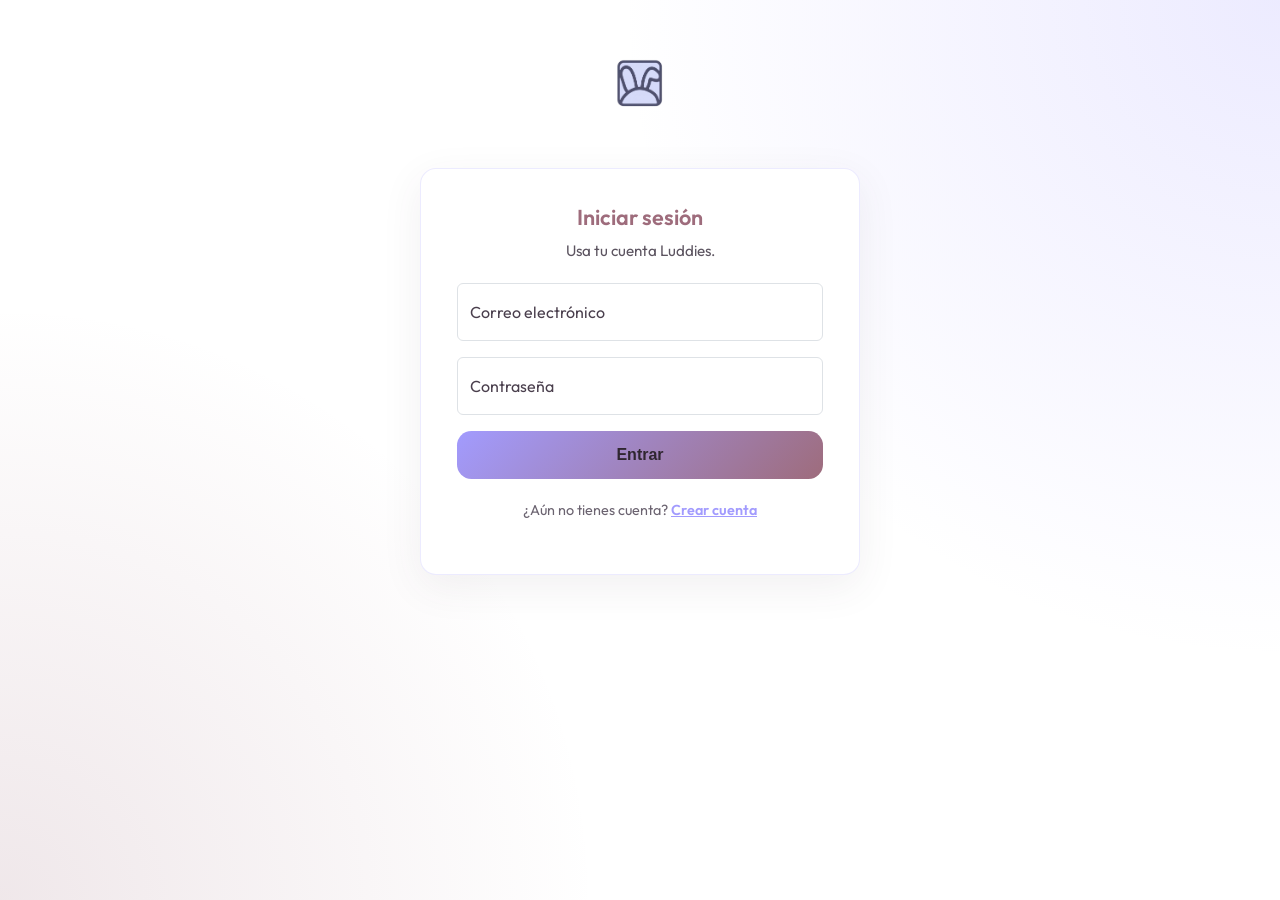
<file: client/html/admin.html>
<!DOCTYPE html>
<html lang="es">
<head>
    <meta charset="UTF-8">
    <meta name="viewport" content="width=device-width, initial-scale=1.0">
    <title>Admin | Luddies</title>
    <link rel="preconnect" href="https://fonts.googleapis.com">
    <link rel="preconnect" href="https://fonts.gstatic.com" crossorigin>
    <link href="https://cdn.jsdelivr.net/npm/bootstrap@5.3.3/dist/css/bootstrap.min.css" rel="stylesheet" crossorigin="anonymous">
    <link rel="stylesheet" href="https://cdnjs.cloudflare.com/ajax/libs/font-awesome/6.5.2/css/all.min.css">
    <link rel="stylesheet" href="../style/tokens.css">
    <link rel="stylesheet" href="../style/base.css">
    <link rel="stylesheet" href="../style/components.css">
    <link rel="stylesheet" href="../style/layout.css">
    <link rel="stylesheet" href="../style/pages/admin.css">
    <script src="../js/luddies-storage-keys.js"></script>
    <script src="../js/catalog-seed.js"></script>
    <script src="../js/auth.js"></script>
    <script src="../js/auth-guard.js"></script>
</head>
<body class="page-admin" data-site-page="admin">
    <header id="site-header"></header>

    <main>
        <section class="hero-about admin-hero pt-3 pb-4" style="padding-top:2.5rem !important;">
            <div class="container">
                <div class="row justify-content-center">
                    <div class="col-12 col-lg-10 col-xl-8 text-center fade-in">
                        <h1 class="hero-title mb-2" style="margin-top:-0.5rem;margin-bottom:0.8rem;" data-i18n="admin_page_title">Administration</h1>
                        <p class="hero-lead mx-auto mb-3" data-i18n="admin_hero_lead">Catalog and accounts.</p>
                        <p class="admin-hero-desc mx-auto mb-0" data-i18n="admin_hero_desc">Manage products and users from this screen.</p>
                    </div>
                </div>
            </div>
        </section>

        <section class="page-section pt-0">
            <div class="container">
                <div class="alert alert-warning d-none" id="admin-page-error" role="alert"></div>
                <ul class="nav nav-pills admin-tabs-nav gap-2 mb-4" role="tablist">
                    <li class="nav-item" role="presentation">
                        <button class="nav-link active" id="admin-tab-pill" data-bs-toggle="pill" data-bs-target="#admin-tab-products" type="button" role="tab" data-i18n="admin_tab_products">Products</button>
                    </li>
                    <li class="nav-item" role="presentation">
                        <button class="nav-link" id="admin-tab-users-pill" data-bs-toggle="pill" data-bs-target="#admin-tab-users" type="button" role="tab" data-i18n="admin_tab_users">Users</button>
                    </li>
                </ul>

                <div class="tab-content">
                    <div class="tab-pane fade show active" id="admin-tab-products" role="tabpanel">
                        <div class="admin-toolbar">
                            <h2 class="h5 mb-0" data-i18n="admin_tab_products">Products</h2>
                            <div class="admin-toolbar__actions">
                                <label for="admin-products-sort" class="admin-sort-label" data-i18n="admin_sort_label">Sort by</label>
                                <select id="admin-products-sort" class="admin-sort-select" aria-label="Sort products">
                                    <option value="created_desc" data-i18n="admin_sort_created_desc">Most recent</option>
                                    <option value="created_asc" data-i18n="admin_sort_created_asc">Oldest</option>
                                    <option value="updated_desc" data-i18n="admin_sort_updated_desc">Recently updated</option>
                                    <option value="updated_asc" data-i18n="admin_sort_updated_asc">Least recently updated</option>
                                    <option value="name_asc" data-i18n="admin_sort_name_asc">Name A–Z</option>
                                    <option value="name_desc" data-i18n="admin_sort_name_desc">Name Z–A</option>
                                </select>
                                <button type="button" class="btn btn-luddies btn-luddies--primary" id="admin-btn-new-product" data-i18n="admin_btn_add_product">New product</button>
                            </div>
                        </div>
                        <div class="table-responsive">
                            <table class="table table-hover align-middle mb-0">
                                <thead class="admin-table-head">
                                    <tr>
                                        <th scope="col" data-i18n="admin_col_id">ID</th>
                                        <th scope="col" data-i18n="admin_col_name">Name</th>
                                        <th scope="col" data-i18n="admin_col_category">Category</th>
                                        <th scope="col" data-i18n="admin_col_actions">Actions</th>
                                    </tr>
                                </thead>
                                <tbody id="admin-products-tbody"></tbody>
                            </table>
                        </div>
                        <div id="admin-products-pagination" class="admin-pagination-wrap"></div>
                    </div>
                    <div class="tab-pane fade" id="admin-tab-users" role="tabpanel">
                        <div class="admin-toolbar">
                        <h2 class="h5 mb-3" data-i18n="admin_tab_users">Users</h2>
                            <div class="table-responsive">
                                <table class="table table-hover align-middle mb-0">
                                    <thead class="admin-table-head">
                                        <tr>
                                            <th scope="col" data-i18n="admin_user_col_name">Name</th>
                                            <th scope="col" data-i18n="admin_user_col_email">Email</th>
                                            <th scope="col" data-i18n="admin_user_col_role">Role</th>
                                            <th scope="col" data-i18n="admin_col_actions">Actions</th>
                                        </tr>
                                    </thead>
                                    <tbody id="admin-users-tbody"></tbody>
                                </table>
                            </div>
                        </div>
                    </div>
                </div>
            </div>
        </section>
    </main>

    <footer id="site-footer" class="footer-lite"></footer>

    <div class="modal fade" id="product-form-modal" tabindex="-1" aria-hidden="true">
        <div class="modal-dialog modal-xl modal-dialog-scrollable">
            <div class="modal-content">
                <div class="modal-header border-bottom-0">
                    <h2 class="modal-title h5" data-i18n="admin_modal_product_title">Product</h2>
                    <button type="button" class="btn-close" data-bs-dismiss="modal" aria-label="Close"></button>
                </div>
                <div class="modal-body">
                    <div class="alert alert-danger d-none" id="admin-form-error" role="alert"></div>
                    <form id="product-form" novalidate>
                        <input type="hidden" id="product-id" name="id" value="">
                        <div class="admin-layout">
                            <div>
                                <div class="admin-form-card">
                                    <p class="admin-section-label">
                                        <span class="pill-icon" style="width:1.8rem;height:1.8rem;font-size:0.75rem;" aria-hidden="true"><i class="fa-solid fa-tag"></i></span>
                                        <span data-i18n="admin_form_section_info">Product information</span>
                                    </p>
                                    <p class="small text-secondary mb-3" data-i18n="admin_form_bilingual_note">Product copy (ES and EN).</p>
                                    <div class="field-row">
                                        <div class="field-group mb-0">
                                            <label class="field-label" for="product-name-es"><span data-i18n="admin_form_name_es">Title (ES)</span> <span class="req">*</span></label>
                                            <input type="text" class="field-input" id="product-name-es" name="nameEs" required autocomplete="off">
                                        </div>
                                        <div class="field-group mb-0">
                                            <label class="field-label" for="product-name-en"><span data-i18n="admin_form_name_en">Title (EN)</span> <span class="req">*</span></label>
                                            <input type="text" class="field-input" id="product-name-en" name="nameEn" required autocomplete="off">
                                        </div>
                                    </div>
                                    <div class="field-row">
                                        <div class="field-group mb-0">
                                            <label class="field-label" for="product-meta-es"><span data-i18n="admin_form_meta_es">Meta (ES)</span> <span class="req">*</span></label>
                                            <input type="text" class="field-input" id="product-meta-es" name="metaEs" required autocomplete="off">
                                        </div>
                                        <div class="field-group mb-0">
                                            <label class="field-label" for="product-meta-en"><span data-i18n="admin_form_meta_en">Meta (EN)</span> <span class="req">*</span></label>
                                            <input type="text" class="field-input" id="product-meta-en" name="metaEn" required autocomplete="off">
                                        </div>
                                    </div>
                                    <div class="field-row">
                                        <div class="field-group mb-0">
                                            <label class="field-label" for="product-desc-es"><span data-i18n="admin_form_desc_es">Description (ES)</span> <span class="req">*</span></label>
                                            <textarea class="field-textarea" id="product-desc-es" name="descEs" required></textarea>
                                        </div>
                                        <div class="field-group mb-0">
                                            <label class="field-label" for="product-desc-en"><span data-i18n="admin_form_desc_en">Description (EN)</span> <span class="req">*</span></label>
                                            <textarea class="field-textarea" id="product-desc-en" name="descEn" required></textarea>
                                        </div>
                                    </div>
                                    <div class="field-row">
                                        <div class="field-group mb-0">
                                            <label class="field-label" for="product-price-es"><span data-i18n="admin_form_price_es">Price (ES)</span> <span class="req">*</span></label>
                                            <input type="text" class="field-input" id="product-price-es" name="priceEs" required autocomplete="off">
                                        </div>
                                        <div class="field-group mb-0">
                                            <label class="field-label" for="product-price-en"><span data-i18n="admin_form_price_en">Price (EN)</span> <span class="req">*</span></label>
                                            <input type="text" class="field-input" id="product-price-en" name="priceEn" required autocomplete="off">
                                        </div>
                                    </div>
                                    <div class="field-group">
                                        <label class="field-label" for="f-img"><span data-i18n="admin_form_img">Image URL</span> <span class="req">*</span></label>
                                        <input type="url" class="field-input" id="f-img" name="img" required autocomplete="off">
                                    </div>
                                    <div class="img-preview-strip" id="img-preview-strip">
                                        <div class="img-preview-placeholder"><i class="fa-regular fa-image"></i><span data-i18n="admin_preview_strip">Image preview</span></div>
                                        <img id="img-preview-img" src="" alt="">
                                    </div>
                                    <div class="divider-soft"></div>
                                    <p class="admin-section-label">
                                        <span class="pill-icon" style="width:1.8rem;height:1.8rem;font-size:0.75rem;" aria-hidden="true"><i class="fa-solid fa-layer-group"></i></span>
                                        <span data-i18n="admin_form_category">Category</span> <span class="req">*</span>
                                    </p>
                                    <div class="cat-grid" id="cat-grid">
                                        <label class="cat-chip"><input type="checkbox" value="science"><span class="dot"></span><span data-i18n="cat_filter_science">Science</span></label>
                                        <label class="cat-chip"><input type="checkbox" value="technology"><span class="dot"></span><span data-i18n="cat_filter_technology">Technology</span></label>
                                        <label class="cat-chip"><input type="checkbox" value="engineering"><span class="dot"></span><span data-i18n="cat_filter_engineering">Engineering</span></label>
                                        <label class="cat-chip"><input type="checkbox" value="mathematics"><span class="dot"></span><span data-i18n="cat_filter_mathematics">Mathematics</span></label>
                                        <label class="cat-chip"><input type="checkbox" value="neurodiversity"><span class="dot"></span><span data-i18n="cat_filter_neurodiversity">Neurodiversity</span></label>
                                        <label class="cat-chip"><input type="checkbox" value="certification"><span class="dot"></span><span data-i18n="cat_filter_certification">Certification</span></label>
                                        <label class="cat-chip"><input type="checkbox" value="physical"><span class="dot"></span><span data-i18n="cat_filter_physical">Physical kits</span></label>
                                        <label class="cat-chip"><input type="checkbox" value="dissidents"><span class="dot"></span><span data-i18n="cat_filter_dissidents">STEM Dissidents</span></label>
                                    </div>
                                    <div class="field-group">
                                        <label class="field-label" for="product-category-extra" data-i18n="admin_category_custom_label">Custom tags</label>
                                        <input type="text" class="field-input" id="product-category-extra" name="categoryExtra" placeholder="" autocomplete="off">
                                        <p class="field-hint mb-0" data-i18n="admin_category_custom_help"></p>
                                    </div>
                                    <div class="field-group">
                                        <label class="field-label" for="product-purchasable" data-i18n="admin_form_purchasable">Purchasable</label>
                                        <select class="form-select field-input" id="product-purchasable" name="purchasable" style="padding-top:0.65rem;padding-bottom:0.65rem;height:auto;">
                                            <option value="1" data-i18n="admin_option_yes">Yes</option>
                                            <option value="0" data-i18n="admin_option_no">No</option>
                                        </select>
                                    </div>
                                    <div class="divider-soft"></div>
                                    <div class="d-flex flex-wrap gap-2 justify-content-end">
                                        <button type="button" class="btn btn-luddies btn-luddies--outline" data-bs-dismiss="modal" data-i18n="admin_form_cancel">Cancel</button>
                                        <button type="submit" class="btn btn-luddies btn-luddies--primary" data-i18n="admin_form_save">Save</button>
                                    </div>
                                </div>
                            </div>
                            <aside class="admin-sticky">
                                <p class="admin-section-label" style="margin-bottom:0.85rem;">
                                    <span class="pill-icon" style="width:1.8rem;height:1.8rem;font-size:0.75rem;" aria-hidden="true"><i class="fa-solid fa-eye"></i></span>
                                    <span data-i18n="admin_preview_section">Preview</span>
                                </p>
                                <div class="preview-card mb-0">
                                    <div class="preview-card__img" id="prev-img" role="img" aria-label=""><i class="fa-regular fa-image"></i></div>
                                    <div class="preview-card__body">
                                        <p class="preview-card__meta" id="prev-meta">—</p>
                                        <h3 class="preview-card__title h6 mb-0" id="prev-title">—</h3>
                                        <p class="preview-card__desc" id="prev-desc">—</p>
                                        <p class="preview-card__price" id="prev-price">—</p>
                                        <div class="preview-card__cats" id="prev-cats"></div>
                                        <div class="preview-card__actions">
                                            <button type="button" class="btn btn-sm btn-luddies btn-luddies--primary" tabindex="-1" data-i18n="cat_acquire_btn">Acquire</button>
                                            <span class="btn btn-sm btn-luddies btn-luddies--outline" data-i18n="cat_prod_more_info">More info</span>
                                        </div>
                                    </div>
                                </div>
                            </aside>
                        </div>
                    </form>
                </div>
            </div>
        </div>
    </div>

    <div class="modal fade" id="confirm-delete-product-modal" tabindex="-1" aria-hidden="true">
        <div class="modal-dialog">
            <div class="modal-content">
                <div class="modal-body">
                    <p data-i18n="admin_confirm_delete_product">Delete this product?</p>
                </div>
                <div class="modal-footer border-0">
                    <button type="button" class="btn btn-luddies btn-luddies--outline" data-bs-dismiss="modal" data-i18n="admin_form_cancel">Cancel</button>
                    <button type="button" class="btn btn-luddies btn-luddies--secondary" id="confirm-delete-product-ok" data-i18n="admin_btn_delete">Delete</button>
                </div>
            </div>
        </div>
    </div>

    <div class="modal fade" id="confirm-delete-user-modal" tabindex="-1" aria-hidden="true">
        <div class="modal-dialog">
            <div class="modal-content">
                <div class="modal-body">
                    <p data-i18n="admin_confirm_delete_user">Delete this user?</p>
                </div>
                <div class="modal-footer border-0">
                    <button type="button" class="btn btn-luddies btn-luddies--outline" data-bs-dismiss="modal" data-i18n="admin_form_cancel">Cancel</button>
                    <button type="button" class="btn btn-luddies btn-luddies--secondary" id="confirm-delete-user-ok" data-i18n="admin_user_delete">Delete</button>
                </div>
            </div>
        </div>
    </div>

    <script src="https://cdn.jsdelivr.net/npm/bootstrap@5.3.3/dist/js/bootstrap.bundle.min.js" crossorigin="anonymous"></script>
    <script defer src="../js/i18n.js"></script>
    <script defer src="../js/layout.js"></script>
    <script defer src="../js/auth-ui.js"></script>
    <script defer src="../js/fade-in.js"></script>
    <script defer src="../js/admin-panel.js"></script>
    <script>
        document.addEventListener("luddies:layout-ready", function () {
            if (window.LuddiesI18n) window.LuddiesI18n.applyTranslations(window.LuddiesI18n.getLang());
        });
    </script>
</body>
</html>
</file>
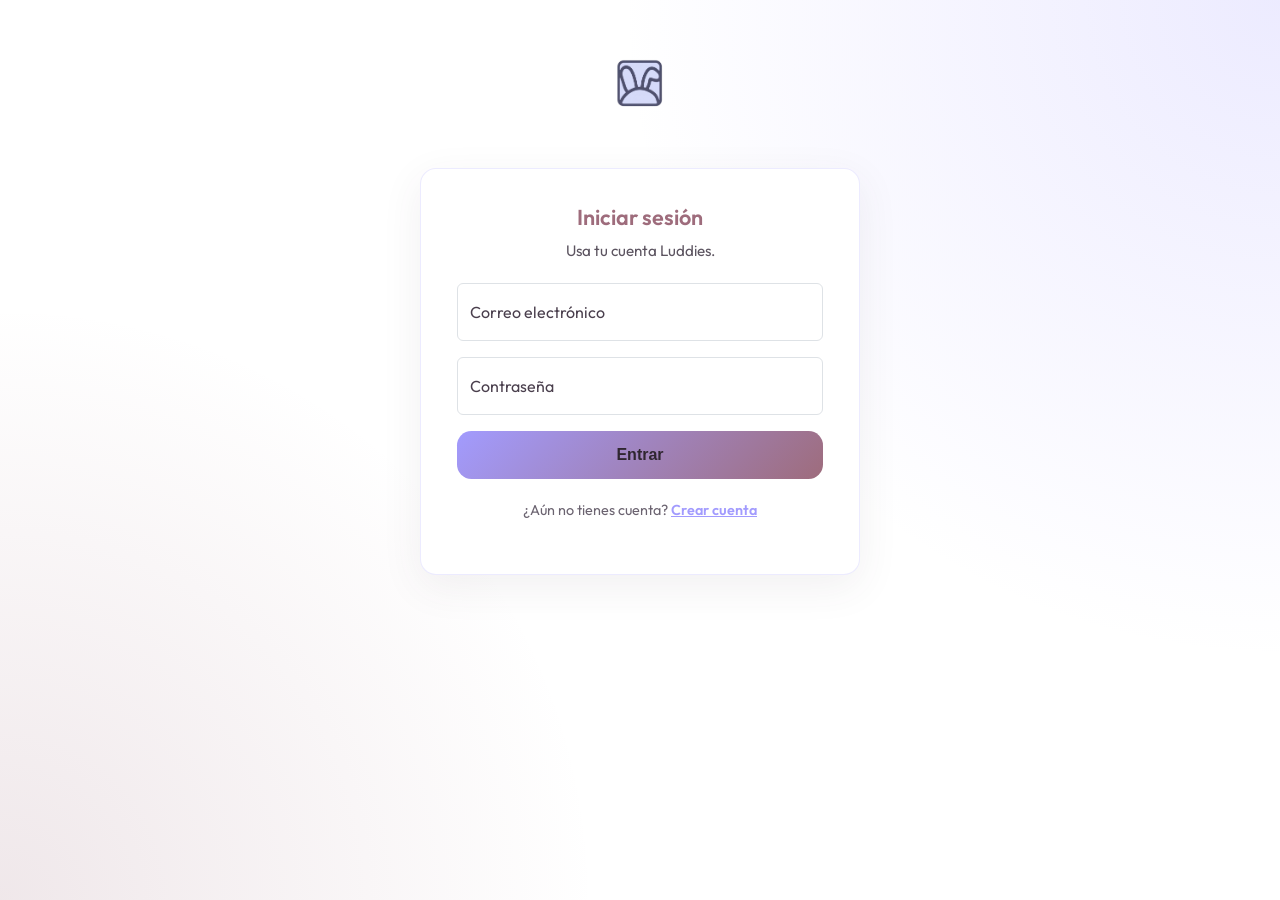
<file: client/html/checkout.html>
<!DOCTYPE html>
<html lang="es">
<head>
    <meta charset="UTF-8">
    <meta name="viewport" content="width=device-width, initial-scale=1.0">
    <title>Compra | Luddies</title>
    <link rel="preconnect" href="https://fonts.googleapis.com">
    <link rel="preconnect" href="https://fonts.gstatic.com" crossorigin>
    <link href="https://fonts.googleapis.com/css2?family=Nunito+Sans:wght@300;400;600&display=swap" rel="stylesheet">
    <link href="https://cdn.jsdelivr.net/npm/bootstrap@5.3.3/dist/css/bootstrap.min.css" rel="stylesheet" integrity="sha384-QWTKZyjpPEjISv5WaRU9OFeRpok6YctnYmDr5pNlyT2bRjXh0JMhjY6hW+ALEwIH" crossorigin="anonymous">
    <link rel="stylesheet" href="https://cdnjs.cloudflare.com/ajax/libs/font-awesome/6.5.2/css/all.min.css">
    <link rel="stylesheet" href="../style/tokens.css">
    <link rel="stylesheet" href="../style/base.css">
    <link rel="stylesheet" href="../style/components.css">
    <link rel="stylesheet" href="../style/layout.css">
    <link rel="stylesheet" href="../style/pages/contact.css">
    <link rel="stylesheet" href="../style/pages/checkout.css">
    <script src="../js/luddies-storage-keys.js"></script>
    <script src="../js/catalog-seed.js"></script>
    <script src="../js/auth.js"></script>
    <script src="../js/auth-guard.js"></script>
</head>
<body class="page-checkout" data-site-page="checkout">
    <header id="site-header"></header>

    <main>
        <section class="hero-about checkout-hero">
            <div class="container">
                <div class="row justify-content-center">
                    <div class="col-12 col-lg-9 text-center fade-in">
                        <h1 class="hero-title mb-3" data-i18n="checkout_hero_title"></h1>
                        <p class="hero-lead mx-auto mb-0" data-i18n="checkout_hero_lead"></p>
                    </div>
                </div>
            </div>
        </section>

        <section class="page-section pt-0" id="checkout-body">
            <div class="container checkout-body-inner">
                <div class="checkout-empty" id="checkout-empty-state">
                    <div class="checkout-empty__icon" aria-hidden="true"><i class="fa-solid fa-basket-shopping"></i></div>
                    <p data-i18n="checkout_cart_empty"></p>
                    <a class="btn btn-luddies btn-luddies--primary" href="catalog.html" data-i18n="checkout_back_catalog"></a>
                </div>

                <div class="checkout-flow" id="checkout-main-flow" hidden>
                    <div class="row g-4 g-xl-5 align-items-start">
                        <div class="col-12 col-lg-5 order-1 order-lg-2">
                            <aside class="checkout-panel checkout-panel--cart" aria-labelledby="checkout-cart-heading">
                                <h2 class="checkout-panel__title" id="checkout-cart-heading" data-i18n="checkout_section_cart"></h2>
                                <p class="checkout-cart-meta" id="checkout-cart-count" aria-live="polite"></p>
                                <ul class="checkout-lines" id="checkout-cart-lines"></ul>
                                <div class="checkout-cart-total" id="checkout-cart-total-row" hidden>
                                    <span class="checkout-cart-total__label" data-i18n="checkout_total_label"></span>
                                    <strong class="checkout-cart-total__value" id="checkout-cart-total-value"></strong>
                                </div>
                                <p class="checkout-note" data-i18n="checkout_subtotal_note"></p>
                                <div class="d-flex gap-2 mt-2">
                                <a class="btn btn-sm btn-luddies btn-luddies--outline flex-grow-1" href="catalog.html" data-i18n="checkout_back_catalog"></a>
                                <button type="button" class="btn btn-sm btn-luddies btn-luddies--outline flex-grow-1" id="checkout-clear-cart" data-i18n="checkout_clear_cart"></button>
                                </div>
                            </aside>
                        </div>
                        <div class="col-12 col-lg-7 order-2 order-lg-1">
                            <div class="checkout-panel checkout-payment">
                                <h2 class="checkout-panel__title" id="checkout-payment-heading" data-i18n="checkout_section_payment"></h2>
                                <form id="checkout-payment-form" novalidate>
                                    <div class="mb-3">
                                        <label class="form-label-luddies" for="checkoutCorreo">
                                            <i class="fa-solid fa-envelope" aria-hidden="true"></i>
                                            <span data-i18n="checkout_email"></span> <span class="text-danger">*</span>
                                        </label>
                                        <input type="email" class="form-control-luddies w-100" id="checkoutCorreo" name="checkoutCorreo"
                                            data-i18n-placeholder="ph_checkout_email" placeholder=""
                                            autocomplete="email" required aria-describedby="errorCheckoutCorreo">
                                        <p class="error-msg" id="errorCheckoutCorreo" role="alert">
                                            <i class="fa-solid fa-circle-exclamation" aria-hidden="true"></i>
                                            <span id="errorCheckoutCorreoText"></span>
                                        </p>
                                        <p class="checkout-email-help mb-0" data-i18n="checkout_email_help"></p>
                                    </div>
                                    <div class="mb-0">
                                        <label class="form-label-luddies" for="checkoutNombre">
                                            <i class="fa-solid fa-user" aria-hidden="true"></i>
                                            <span data-i18n="checkout_name_optional"></span>
                                        </label>
                                        <input type="text" class="form-control-luddies w-100" id="checkoutNombre" name="checkoutNombre"
                                            data-i18n-placeholder="ph_checkout_name_optional" placeholder=""
                                            autocomplete="name" minlength="2" maxlength="60"
                                            pattern="^[a-zA-ZáéíóúÁÉÍÓÚüÜñÑ\s'\-]+$"
                                            aria-describedby="errorCheckoutNombre">
                                        <p class="error-msg" id="errorCheckoutNombre" role="alert">
                                            <i class="fa-solid fa-circle-exclamation" aria-hidden="true"></i>
                                            <span id="errorCheckoutNombreText"></span>
                                        </p>
                                    </div>
                                </form>
                                <p class="checkout-disclaimer" data-i18n="checkout_disclaimer"></p>
                                <div class="checkout-actions">
                                    <button type="button" class="btn btn-luddies btn-luddies--primary" id="checkout-submit-purchase" data-i18n="checkout_cta_purchase"></button>
                                </div>
                            </div>
                        </div>
                    </div>
                </div>
            </div>
        </section>
    </main>

    <footer id="site-footer" class="footer-lite"></footer>

    <script defer src="https://cdn.jsdelivr.net/npm/bootstrap@5.3.3/dist/js/bootstrap.bundle.min.js" integrity="sha384-YvpcrYf0tY3lHB60NNkmXc5s9fDVZLESaAA55NDzOxhy9GkcIdslK1eN7N6jIeHz" crossorigin="anonymous"></script>
    <script defer src="../js/i18n.js"></script>
    <script defer src="../js/layout.js"></script>
    <script defer src="../js/auth-ui.js"></script>
    <script defer src="../js/fade-in.js"></script>
    <script defer src="../js/catalog-cart.js"></script>
    <script defer src="../js/checkout.js"></script>
</body>
</html>
</file>
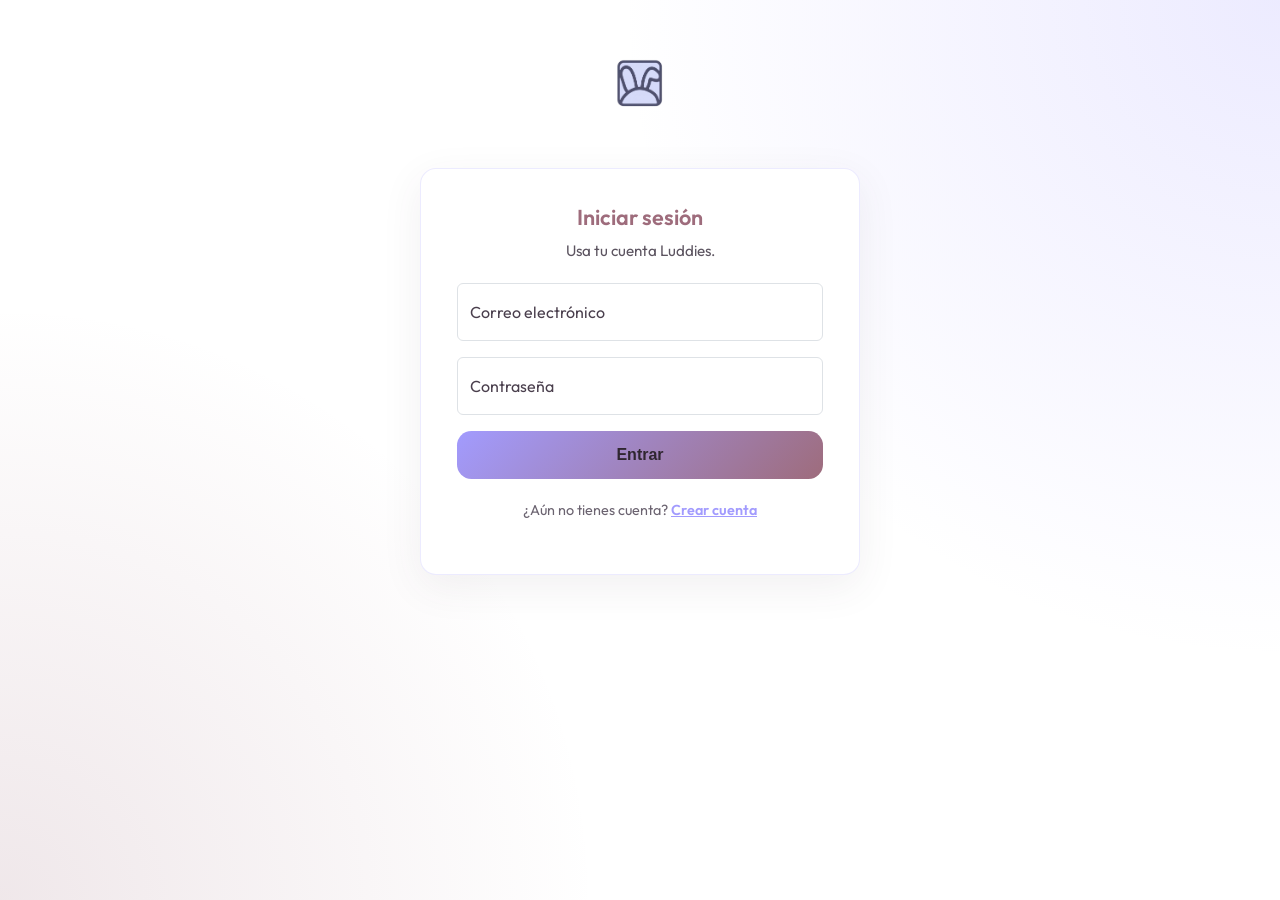
<file: client/html/login.html>
<!DOCTYPE html>
<html lang="es">
<head>
    <meta charset="UTF-8">
    <meta name="viewport" content="width=device-width, initial-scale=1.0">
    <title>Sign in | Luddies</title>
    <link rel="preconnect" href="https://fonts.googleapis.com">
    <link rel="preconnect" href="https://fonts.gstatic.com" crossorigin>
    <link href="https://cdn.jsdelivr.net/npm/bootstrap@5.3.3/dist/css/bootstrap.min.css" rel="stylesheet" crossorigin="anonymous">
    <link rel="stylesheet" href="https://cdnjs.cloudflare.com/ajax/libs/font-awesome/6.5.2/css/all.min.css">
    <link rel="stylesheet" href="../style/tokens.css">
    <link rel="stylesheet" href="../style/base.css">
    <link rel="stylesheet" href="../style/components.css">
    <link rel="stylesheet" href="../style/pages/auth.css">
    <script src="../js/luddies-storage-keys.js"></script>
    <script src="../js/catalog-seed.js"></script>
    <script src="../js/auth.js"></script>
    <script src="../js/auth-guard.js"></script>
</head>
<body class="page-auth">
    <header class="page-auth__hero">
        <div class="container">
            <div class="page-auth__brand">
                <a href="index.html" class="page-auth__brand-link" data-i18n-aria="nav_home">
                    <img src="../images/brand/luddies-imagotipo-alt.png" width="56" height="56" alt="" data-i18n="logo_alt">
                </a>
            </div>
        </div>
    </header>

    <main class="flex-grow-1">
        <div class="container">
            <div class="page-auth__card">
                <h1 class="page-auth__title" data-i18n="auth_login_title">Sign in</h1>
                <p class="page-auth__lead" data-i18n="auth_login_lead">Use your Luddies account.</p>

                <div class="alert alert-success d-none" id="login-success-alert" role="status"></div>
                <div class="alert alert-danger d-none" id="login-error-alert" role="alert"></div>

                <form id="login-form" novalidate>
                    <div class="form-floating mb-3">
                        <input type="email" class="form-control" id="login-email" name="email" placeholder="name@example.com" autocomplete="username" required>
                        <label for="login-email" data-i18n="auth_label_email">Email</label>
                    </div>
                    <div class="form-floating mb-3">
                        <input type="password" class="form-control" id="login-password" name="password" placeholder="Password" autocomplete="current-password" required>
                        <label for="login-password" data-i18n="auth_label_password">Password</label>
                    </div>
                    <button type="submit" class="btn btn-luddies btn-luddies--primary w-100" data-i18n="auth_btn_signin">Sign in</button>
                </form>

                <p class="page-auth__footer">
                    <span data-i18n="auth_no_account">No account yet?</span>
                    <a href="register.html" data-i18n="auth_link_register">Create one</a>
                </p>
            </div>
        </div>
    </main>

    <script src="https://cdn.jsdelivr.net/npm/bootstrap@5.3.3/dist/js/bootstrap.bundle.min.js" crossorigin="anonymous"></script>
    <script src="../js/i18n.js"></script>
    <script src="../js/login.js"></script>
    <script>
        document.addEventListener("DOMContentLoaded", function () {
            if (window.LuddiesI18n) window.LuddiesI18n.applyTranslations(window.LuddiesI18n.getLang());
        });
    </script>
</body>
</html>
</file>
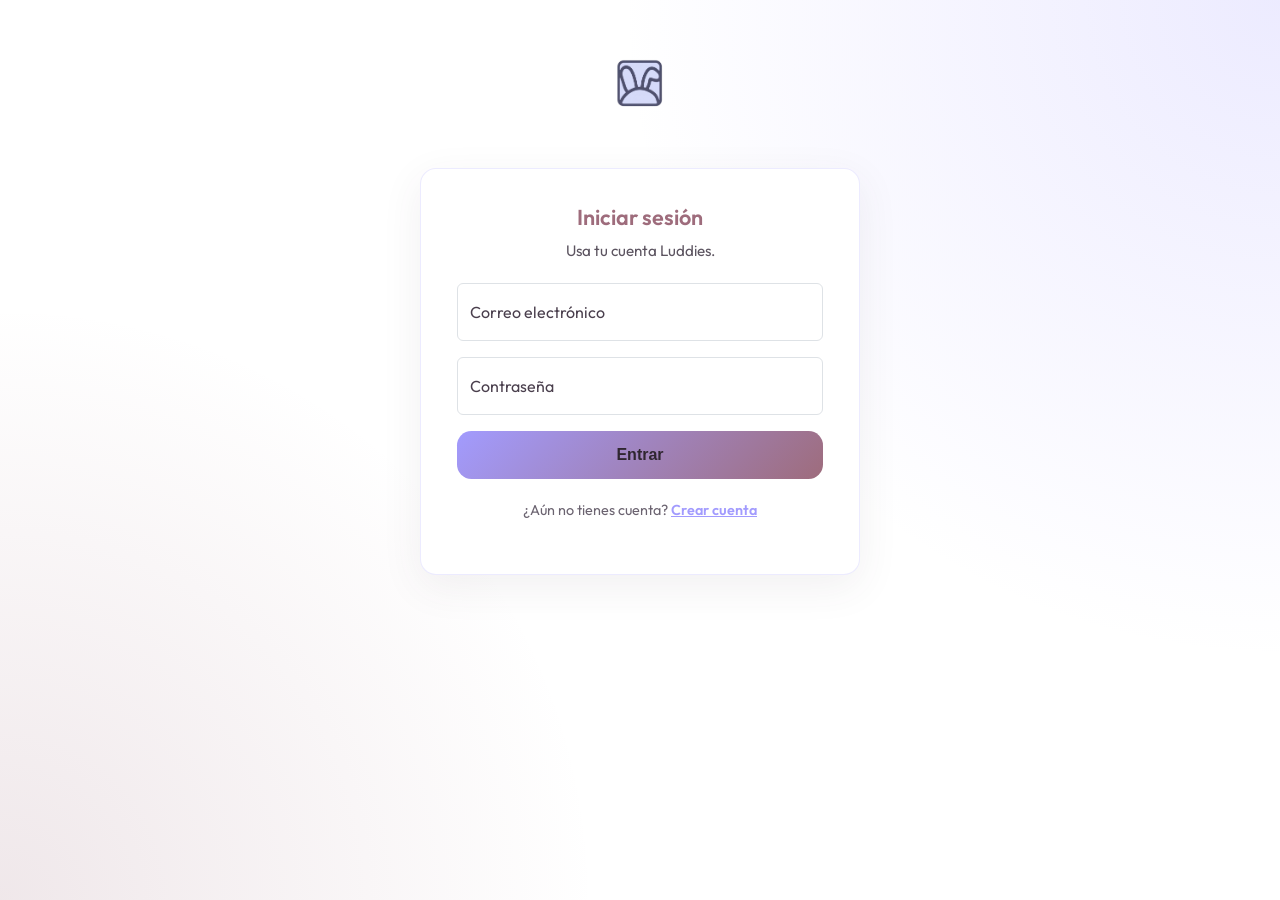
<file: client/html/pago.html>
<!DOCTYPE html>
<html lang="es">
<head>
    <meta charset="UTF-8">
    <meta http-equiv="refresh" content="0; url=payment.html">
    <title>Redirect</title>
    <link rel="canonical" href="payment.html">
</head>
<body>
    <p><a href="payment.html">Continue to payment</a></p>
</body>
</html>
</file>
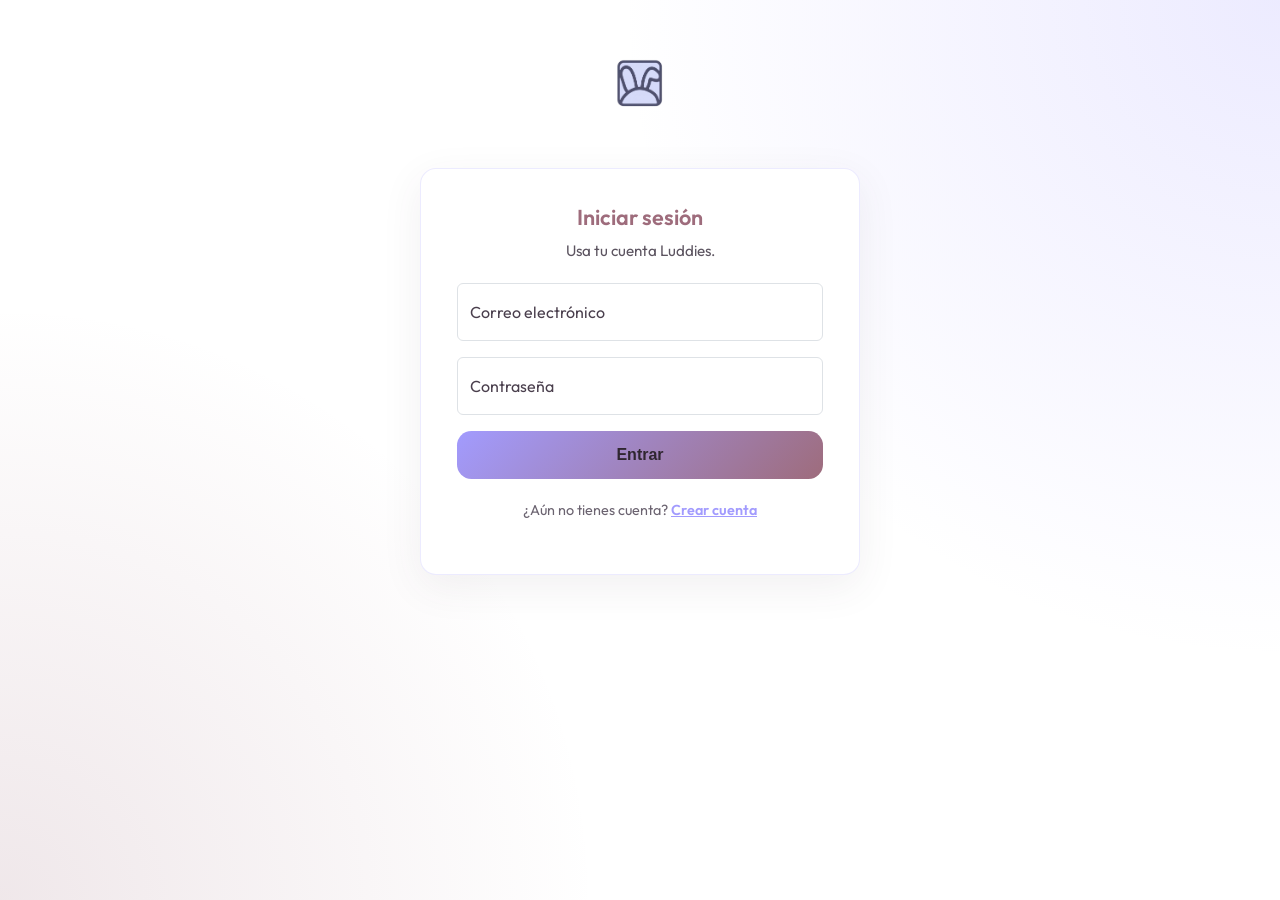
<file: client/html/payment.html>
<!DOCTYPE html>
<html lang="es">
<head>
    <meta charset="UTF-8">
    <meta name="viewport" content="width=device-width, initial-scale=1.0">
    <title>Pago | Luddies</title>
    <link rel="preconnect" href="https://fonts.googleapis.com">
    <link rel="preconnect" href="https://fonts.gstatic.com" crossorigin>
    <link href="https://fonts.googleapis.com/css2?family=Nunito+Sans:wght@300;400;600&display=swap" rel="stylesheet">
    <link href="https://fonts.googleapis.com/css2?family=Rubik:wght@300;400;600&display=swap" rel="stylesheet">
    <link href="https://fonts.googleapis.com/css2?family=Lilita+One&display=swap" rel="stylesheet">
    <link href="https://cdn.jsdelivr.net/npm/bootstrap@5.3.3/dist/css/bootstrap.min.css" rel="stylesheet" integrity="sha384-QWTKZyjpPEjISv5WaRU9OFeRpok6YctnYmDr5pNlyT2bRjXh0JMhjY6hW+ALEwIH" crossorigin="anonymous">
    <link rel="stylesheet" href="https://cdnjs.cloudflare.com/ajax/libs/font-awesome/6.5.2/css/all.min.css">
    <link rel="stylesheet" href="../style/tokens.css">
    <link rel="stylesheet" href="../style/base.css">
    <link rel="stylesheet" href="../style/components.css">
    <link rel="stylesheet" href="../style/layout.css">
    <link rel="stylesheet" href="../style/pages/payment.css">
    <script src="../js/luddies-storage-keys.js"></script>
    <script src="../js/catalog-seed.js"></script>
    <script src="../js/auth.js"></script>
    <script src="../js/auth-guard.js"></script>
</head>
<body class="page-pago" data-site-page="payment">
    <header id="site-header"></header>

    <main class="payment-main">
        <section class="hero-about pago-hero">
            <div class="container">
                <div class="row justify-content-center">
                    <div class="col-12 col-lg-8 text-center fade-in">
                        <h1 class="hero-title mb-3" data-i18n="payment_stub_title"></h1>
                        <p class="hero-lead mx-auto mb-0" data-i18n="payment_hero_lead"></p>
                    </div>
                </div>
            </div>
        </section>

        <section class="page-section pt-0 payment-body-section">
            <div class="container">
                <div class="payment-unified-card fade-in">
                    <div class="row g-0">
                        <div class="col-12 col-lg-7 payment-form-col">
                            <div class="payment-panel__inner">
                                <div class="payment-alert payment-alert--danger" id="payment-error-banner" role="alert" hidden></div>

                                <div id="payment-checkout-view">
                                    <header class="payment-form-header">
                                        <h2 class="section-title mb-2" data-i18n="payment_section_title"></h2>
                                        <p class="payment-form-intro mb-0" data-i18n="payment_form_intro"></p>
                                    </header>

                                    <div class="payment-total-box mb-3">
                                        <div class="payment-total-box__head">
                                            <span class="payment-total-label" data-i18n="payment_total_label"></span>
                                            <h3 class="payment-total-amount" id="payment-total">$0 MXN</h3>
                                        </div>
                                        <p class="payment-total-note mb-0" id="payment-cart-count">0 productos seleccionados</p>
                                    </div>

                                    <p class="pago-stub-email-label mb-1" data-i18n="payment_email_label"></p>
                                    <p class="pago-stub-email-value mb-4" id="payment-stub-email">No disponible</p>

                                    <form id="payment-simulation-form" class="text-start mb-0" novalidate>
                                        <div class="mb-3">
                                            <label class="form-label-luddies small" for="cc-number" data-i18n="payment_card_label"></label>
                                            <input type="tel" id="cc-number" class="form-control-luddies w-100" required maxlength="19" autocomplete="cc-number" aria-describedby="payment-card-help" data-i18n-placeholder="payment_card_placeholder">
                                            <p class="payment-field-help mb-0" id="payment-card-help" data-i18n="payment_card_help"></p>
                                        </div>
                                        <div class="row">
                                            <div class="col-6 mb-3">
                                                <label class="form-label-luddies small" for="cc-exp" data-i18n="payment_exp_label"></label>
                                                <input type="tel" id="cc-exp" class="form-control-luddies w-100" required maxlength="5" autocomplete="cc-exp" aria-describedby="payment-exp-help" data-i18n-placeholder="payment_exp_placeholder">
                                                <p class="payment-field-help mb-0" id="payment-exp-help" data-i18n="payment_exp_help"></p>
                                            </div>
                                            <div class="col-6 mb-3">
                                                <label class="form-label-luddies small" for="cc-cvc" data-i18n="payment_cvc_label"></label>
                                                <input type="password" id="cc-cvc" class="form-control-luddies w-100" required maxlength="4" autocomplete="cc-csc" inputmode="numeric" aria-describedby="payment-cvc-help" data-i18n-placeholder="payment_cvc_placeholder">
                                                <p class="payment-field-help mb-0" id="payment-cvc-help" data-i18n="payment_cvc_help"></p>
                                            </div>
                                        </div>
                                        <button type="submit" class="btn btn-luddies btn-luddies--submit w-100 mt-2" id="btn-simulate-pay">
                                            <span data-i18n="payment_cta_confirm"></span>
                                        </button>
                                    </form>
                                </div>

                                <div id="payment-success-view" class="text-center" hidden>
                                    <div class="payment-success-icon mb-3"><i class="fa-solid fa-circle-check"></i></div>
                                    <h3 class="mb-2" data-i18n="payment_success_title"></h3>
                                    <p class="text-muted mb-2" data-i18n="payment_success_msg"></p>
                                    <p class="payment-confirmation-ref mb-4" id="payment-confirmation-ref" data-i18n="payment_reference_prefix">Referencia: --</p>
                                    <div class="d-flex flex-wrap gap-3 justify-content-center">
                                        <a class="btn btn-luddies btn-luddies--primary" href="catalog.html" data-i18n="payment_stub_catalog"></a>
                                        <a class="btn btn-luddies btn-luddies--outline" href="index.html" data-i18n="payment_stub_home"></a>
                                    </div>
                                </div>
                            </div>
                        </div>

                        <div class="col-12 col-lg-5 payment-side-col">
                            <div class="payment-side-col__inner">
                                <h2 class="section-title mb-1 info-card-title" data-i18n="payment_info_title"></h2>
                                <p class="mb-4 info-card-copy" data-i18n="payment_info_copy"></p>

                                <div class="info-item">
                                    <div class="pill-icon"><i class="fa-solid fa-lock" aria-hidden="true"></i></div>
                                    <div class="info-text">
                                        <strong data-i18n="payment_info_security_title"></strong>
                                        <span data-i18n="payment_info_security_copy"></span>
                                    </div>
                                </div>
                                <div class="info-item">
                                    <div class="pill-icon"><i class="fa-solid fa-receipt" aria-hidden="true"></i></div>
                                    <div class="info-text">
                                        <strong data-i18n="payment_info_total_title"></strong>
                                        <span data-i18n="payment_info_total_copy"></span>
                                    </div>
                                </div>
                                <div class="info-item">
                                    <div class="pill-icon"><i class="fa-solid fa-envelope-open-text" aria-hidden="true"></i></div>
                                    <div class="info-text">
                                        <strong data-i18n="payment_info_confirmation_title"></strong>
                                        <span data-i18n="payment_info_confirmation_copy"></span>
                                    </div>
                                </div>
                                <div class="info-item">
                                    <div class="pill-icon"><i class="fa-solid fa-headset" aria-hidden="true"></i></div>
                                    <div class="info-text">
                                        <strong data-i18n="payment_info_support_title"></strong>
                                        <span data-i18n="payment_info_support_copy"></span>
                                    </div>
                                </div>
                            </div>
                        </div>
                    </div>
                </div>
            </div>
        </section>
    </main>

    <footer id="site-footer" class="footer-lite"></footer>

    <script defer src="https://cdn.jsdelivr.net/npm/bootstrap@5.3.3/dist/js/bootstrap.bundle.min.js" integrity="sha384-YvpcrYf0tY3lHB60NNkmXc5s9fDVZLESaAA55NDzOxhy9GkcIdslK1eN7N6jIeHz" crossorigin="anonymous"></script>
    <script defer src="../js/i18n.js"></script>
    <script defer src="../js/layout.js"></script>
    <script defer src="../js/auth-ui.js"></script>
    <script defer src="../js/fade-in.js"></script>
    <script defer src="../js/catalog-cart.js"></script>
    <script defer src="../js/payment.js"></script>
</body>
</html>
</file>
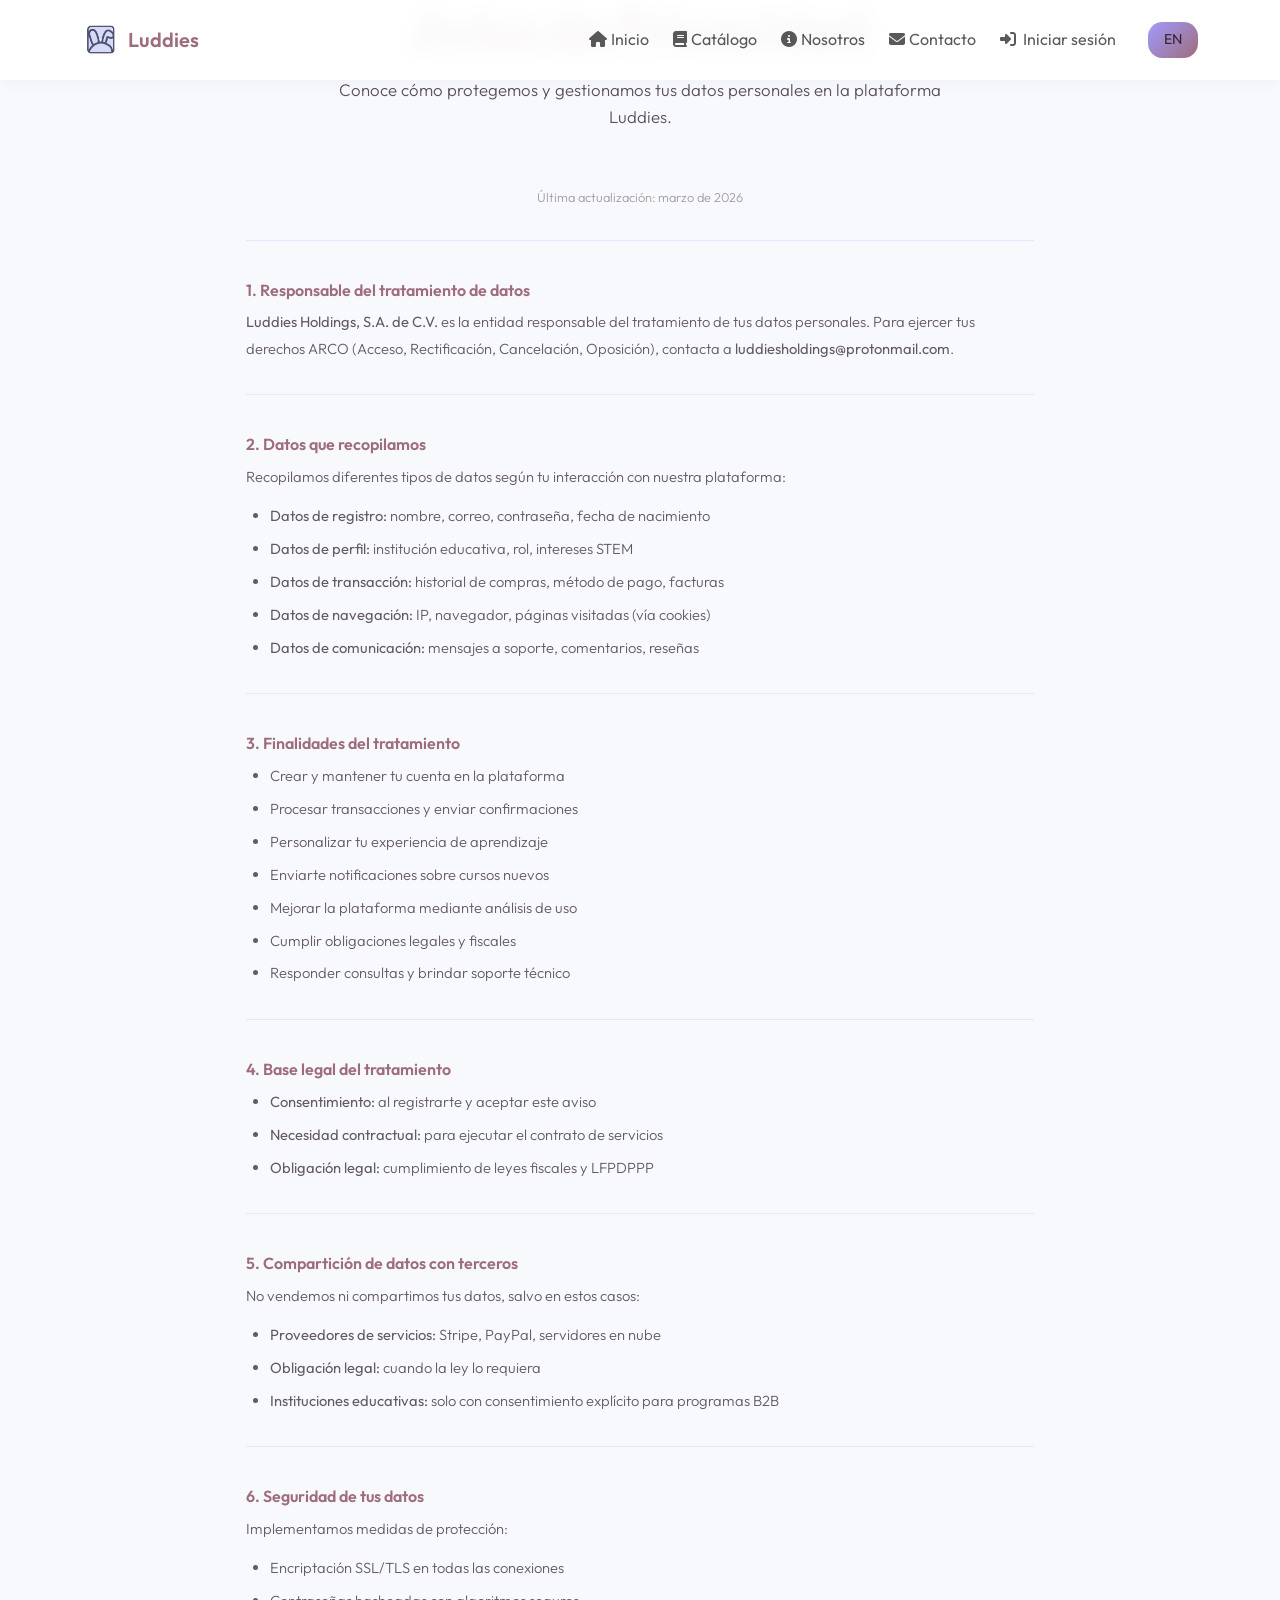
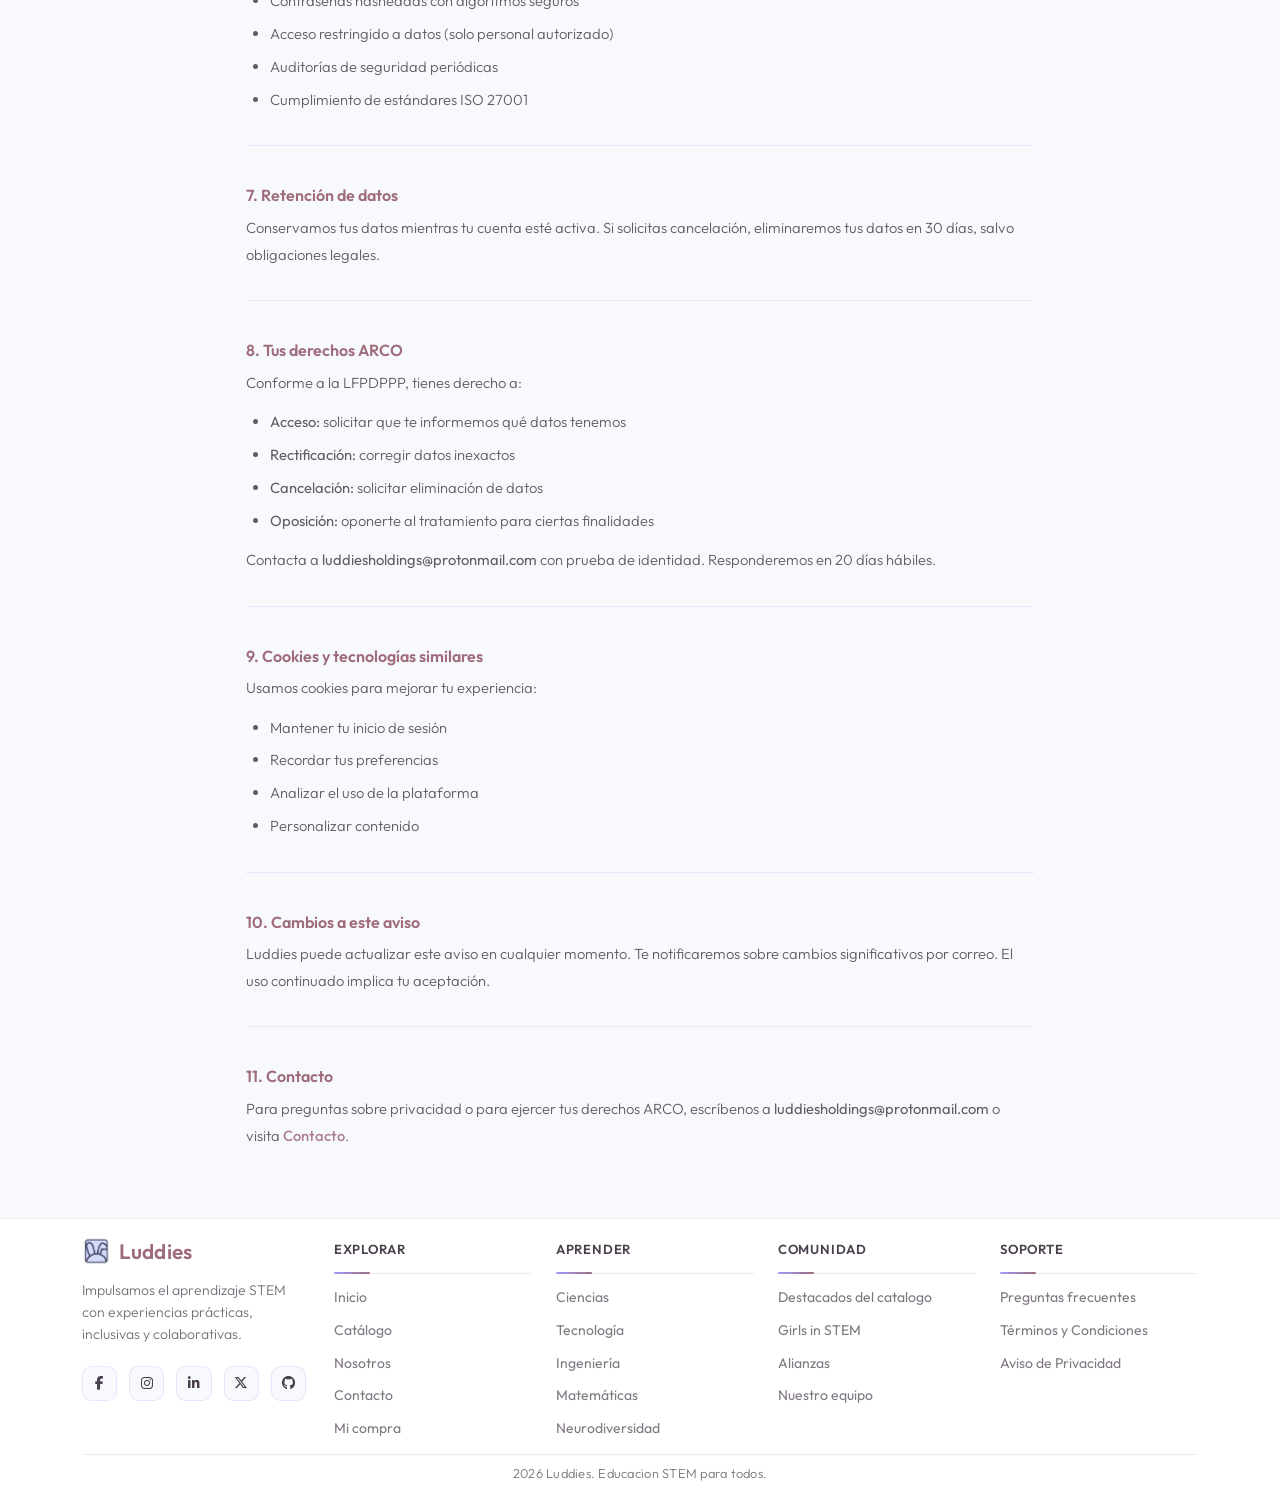
<file: client/html/privacy.html>
<!DOCTYPE html>
<html lang="es">
<head>
    <meta charset="UTF-8">
    <meta name="viewport" content="width=device-width, initial-scale=1.0">
    <title>Privacy | Luddies</title>
    <link rel="preconnect" href="https://fonts.googleapis.com">
    <link rel="preconnect" href="https://fonts.gstatic.com" crossorigin>
    <link href="https://fonts.googleapis.com/css2?family=Nunito+Sans:wght@300;400;600&display=swap" rel="stylesheet">
    <link href="https://cdn.jsdelivr.net/npm/bootstrap@5.3.3/dist/css/bootstrap.min.css" rel="stylesheet" integrity="sha384-QWTKZyjpPEjISv5WaRU9OFeRpok6YctnYmDr5pNlyT2bRjXh0JMhjY6hW+ALEwIH" crossorigin="anonymous">
    <link rel="stylesheet" href="https://cdnjs.cloudflare.com/ajax/libs/font-awesome/6.5.2/css/all.min.css">
    <link rel="stylesheet" href="../style/tokens.css">
    <link rel="stylesheet" href="../style/base.css">
    <link rel="stylesheet" href="../style/components.css">
    <link rel="stylesheet" href="../style/layout.css">
    <link rel="stylesheet" href="../style/pages/legal.css">
    <script src="../js/luddies-storage-keys.js"></script>
    <script src="../js/catalog-seed.js"></script>
    <script src="../js/auth.js"></script>
    <script src="../js/auth-guard.js"></script>
</head>
<body data-site-page="legal">

    <header id="site-header"></header>

    <main>
        <section class="hero-about">
            <div class="container">
                <div class="row justify-content-center">
                    <div class="col-12 col-lg-8 text-center fade-in">
                        <h1 class="hero-title mb-3" data-i18n="privacy_hero_title"></h1>
                        <p class="hero-lead mx-auto mb-0" data-i18n="privacy_hero_lead"></p>
                    </div>
                </div>
            </div>
        </section>

        <section class="page-section">
            <div class="container">
                <div class="legal-wrap">
                    <p class="legal-date" data-i18n="legal_last_updated"></p>
                    <div class="legal-divider"></div>

                    <div class="legal-body" data-i18n-html="privacy_s1"></div>
                    <div class="legal-divider"></div>
                    <div class="legal-body" data-i18n-html="privacy_s2"></div>
                    <div class="legal-divider"></div>
                    <div class="legal-body" data-i18n-html="privacy_s3"></div>
                    <div class="legal-divider"></div>
                    <div class="legal-body" data-i18n-html="privacy_s4"></div>
                    <div class="legal-divider"></div>
                    <div class="legal-body" data-i18n-html="privacy_s5"></div>
                    <div class="legal-divider"></div>
                    <div class="legal-body" data-i18n-html="privacy_s6"></div>
                    <div class="legal-divider"></div>
                    <div class="legal-body" data-i18n-html="privacy_s7"></div>
                    <div class="legal-divider"></div>
                    <div class="legal-body" data-i18n-html="privacy_s8"></div>
                    <div class="legal-divider"></div>
                    <div class="legal-body" data-i18n-html="privacy_s9"></div>
                    <div class="legal-divider"></div>
                    <div class="legal-body" data-i18n-html="privacy_s10"></div>
                    <div class="legal-divider"></div>
                    <div class="legal-body" data-i18n-html="privacy_s11"></div>
                </div>
            </div>
        </section>
    </main>

    <footer id="site-footer" class="footer-lite"></footer>

    <script defer src="https://cdn.jsdelivr.net/npm/bootstrap@5.3.3/dist/js/bootstrap.bundle.min.js" integrity="sha384-YvpcrYf0tY3lHB60NNkmXc5s9fDVZLESaAA55NDzOxhy9GkcIdslK1eN7N6jIeHz" crossorigin="anonymous"></script>
    <script defer src="../js/legal-translations.js"></script>
    <script defer src="../js/i18n.js"></script>
    <script defer src="../js/layout.js"></script>
    <script defer src="../js/auth-ui.js"></script>
    <script defer src="../js/fade-in.js"></script>
</body>
</html>
</file>
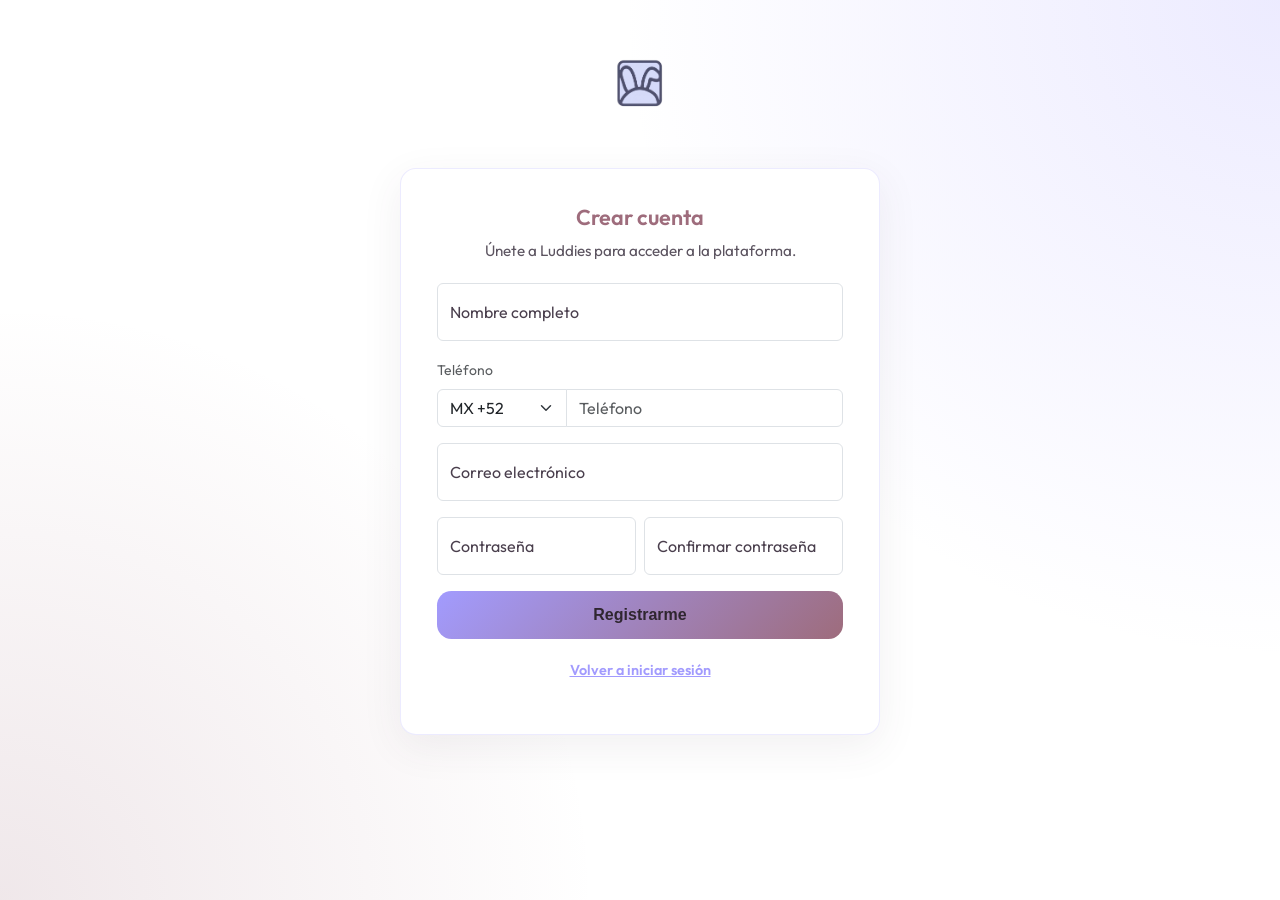
<file: client/html/register.html>
<!DOCTYPE html>
<html lang="es">
<head>
    <meta charset="UTF-8">
    <meta name="viewport" content="width=device-width, initial-scale=1.0">
    <title>Register | Luddies</title>
    <link rel="preconnect" href="https://fonts.googleapis.com">
    <link rel="preconnect" href="https://fonts.gstatic.com" crossorigin>
    <link href="https://cdn.jsdelivr.net/npm/bootstrap@5.3.3/dist/css/bootstrap.min.css" rel="stylesheet" crossorigin="anonymous">
    <link rel="stylesheet" href="https://cdnjs.cloudflare.com/ajax/libs/font-awesome/6.5.2/css/all.min.css">
    <link rel="stylesheet" href="../style/tokens.css">
    <link rel="stylesheet" href="../style/base.css">
    <link rel="stylesheet" href="../style/components.css">
    <link rel="stylesheet" href="../style/pages/auth.css">
    <script src="../js/luddies-storage-keys.js"></script>
    <script src="../js/catalog-seed.js"></script>
    <script src="../js/auth.js"></script>
    <script src="../js/auth-guard.js"></script>
</head>
<body class="page-auth">
    <header class="page-auth__hero">
        <div class="container">
            <div class="page-auth__brand">
                <a href="index.html" class="page-auth__brand-link" data-i18n-aria="nav_home">
                    <img src="../images/brand/luddies-imagotipo-alt.png" width="56" height="56" alt="" data-i18n="logo_alt">
                </a>
            </div>
        </div>
    </header>

    <main class="flex-grow-1">
        <div class="container">
            <div class="page-auth__card" style="max-width: 480px;">
                <h1 class="page-auth__title" data-i18n="auth_register_title">Create account</h1>
                <p class="page-auth__lead" data-i18n="auth_register_lead">Join Luddies to access the platform.</p>

                <div class="alert alert-danger d-none" id="register-error-alert" role="alert"></div>

                <form id="register-form" novalidate>
                    <div class="form-floating mb-3">
                        <input type="text" class="form-control" id="reg-fullname" name="fullName" placeholder=" " autocomplete="name" required>
                        <label for="reg-fullname" data-i18n="auth_label_fullname">Full name</label>
                    </div>
                    <div class="mb-3">
                        <label class="form-label small text-muted" for="reg-phone">Teléfono</label>
                        <div class="input-group">
                            <select class="form-select" id="reg-country" name="country" style="max-width: 130px;">
                                <option value="+52">MX +52</option>
                                <option value="+1">US +1</option>
                                <option value="+1">CA +1</option>
                                <option value="+54">AR +54</option>
                                <option value="+55">BR +55</option>
                                <option value="+56">CL +56</option>
                                <option value="+57">CO +57</option>
                                <option value="+506">CR +506</option>
                                <option value="+593">EC +593</option>
                                <option value="+503">SV +503</option>
                                <option value="+502">GT +502</option>
                                <option value="+504">HN +504</option>
                                <option value="+505">NI +505</option>
                                <option value="+507">PA +507</option>
                                <option value="+595">PY +595</option>
                                <option value="+51">PE +51</option>
                                <option value="+1809">DO +1809</option>
                                <option value="+598">UY +598</option>
                                <option value="+58">VE +58</option>
                            </select>
                            <input type="tel" class="form-control" id="reg-phone" name="phone"
                                data-i18n-placeholder="auth_label_phone" autocomplete="tel"
                                maxlength="11" inputmode="numeric" required>
                        </div>
                    </div>
                    <div class="form-floating mb-3">
                        <input type="email" class="form-control" id="reg-email" name="email" placeholder=" " autocomplete="email" required>
                        <label for="reg-email" data-i18n="auth_label_email">Email</label>
                    </div>
                    <div class="row g-2">
                        <div class="col-12 col-md-6">
                            <div class="form-floating mb-3">
                                <input type="password" class="form-control" id="reg-password" name="password" placeholder=" " autocomplete="new-password" required>
                                <label for="reg-password" data-i18n="auth_label_password">Password</label>
                            </div>
                        </div>
                        <div class="col-12 col-md-6">
                            <div class="form-floating mb-3">
                                <input type="password" class="form-control" id="reg-confirm" name="confirm" placeholder=" " autocomplete="new-password" required>
                                <label for="reg-confirm" data-i18n="auth_label_confirm">Confirm password</label>
                            </div>
                        </div>
                    </div>
                    <button type="submit" class="btn btn-luddies btn-luddies--primary w-100" data-i18n="auth_btn_register">Register</button>
                </form>

                <p class="page-auth__footer">
                    <a href="login.html" data-i18n="auth_link_signin">Back to sign in</a>
                </p>
            </div>
        </div>
    </main>

    <script src="https://cdn.jsdelivr.net/npm/bootstrap@5.3.3/dist/js/bootstrap.bundle.min.js" crossorigin="anonymous"></script>
    <script src="../js/i18n.js"></script>
    <script src="../js/register.js"></script>
    <script>
        document.addEventListener("DOMContentLoaded", function () {
            if (window.LuddiesI18n) window.LuddiesI18n.applyTranslations(window.LuddiesI18n.getLang());
        });
    </script>
</body>
</html>
</file>
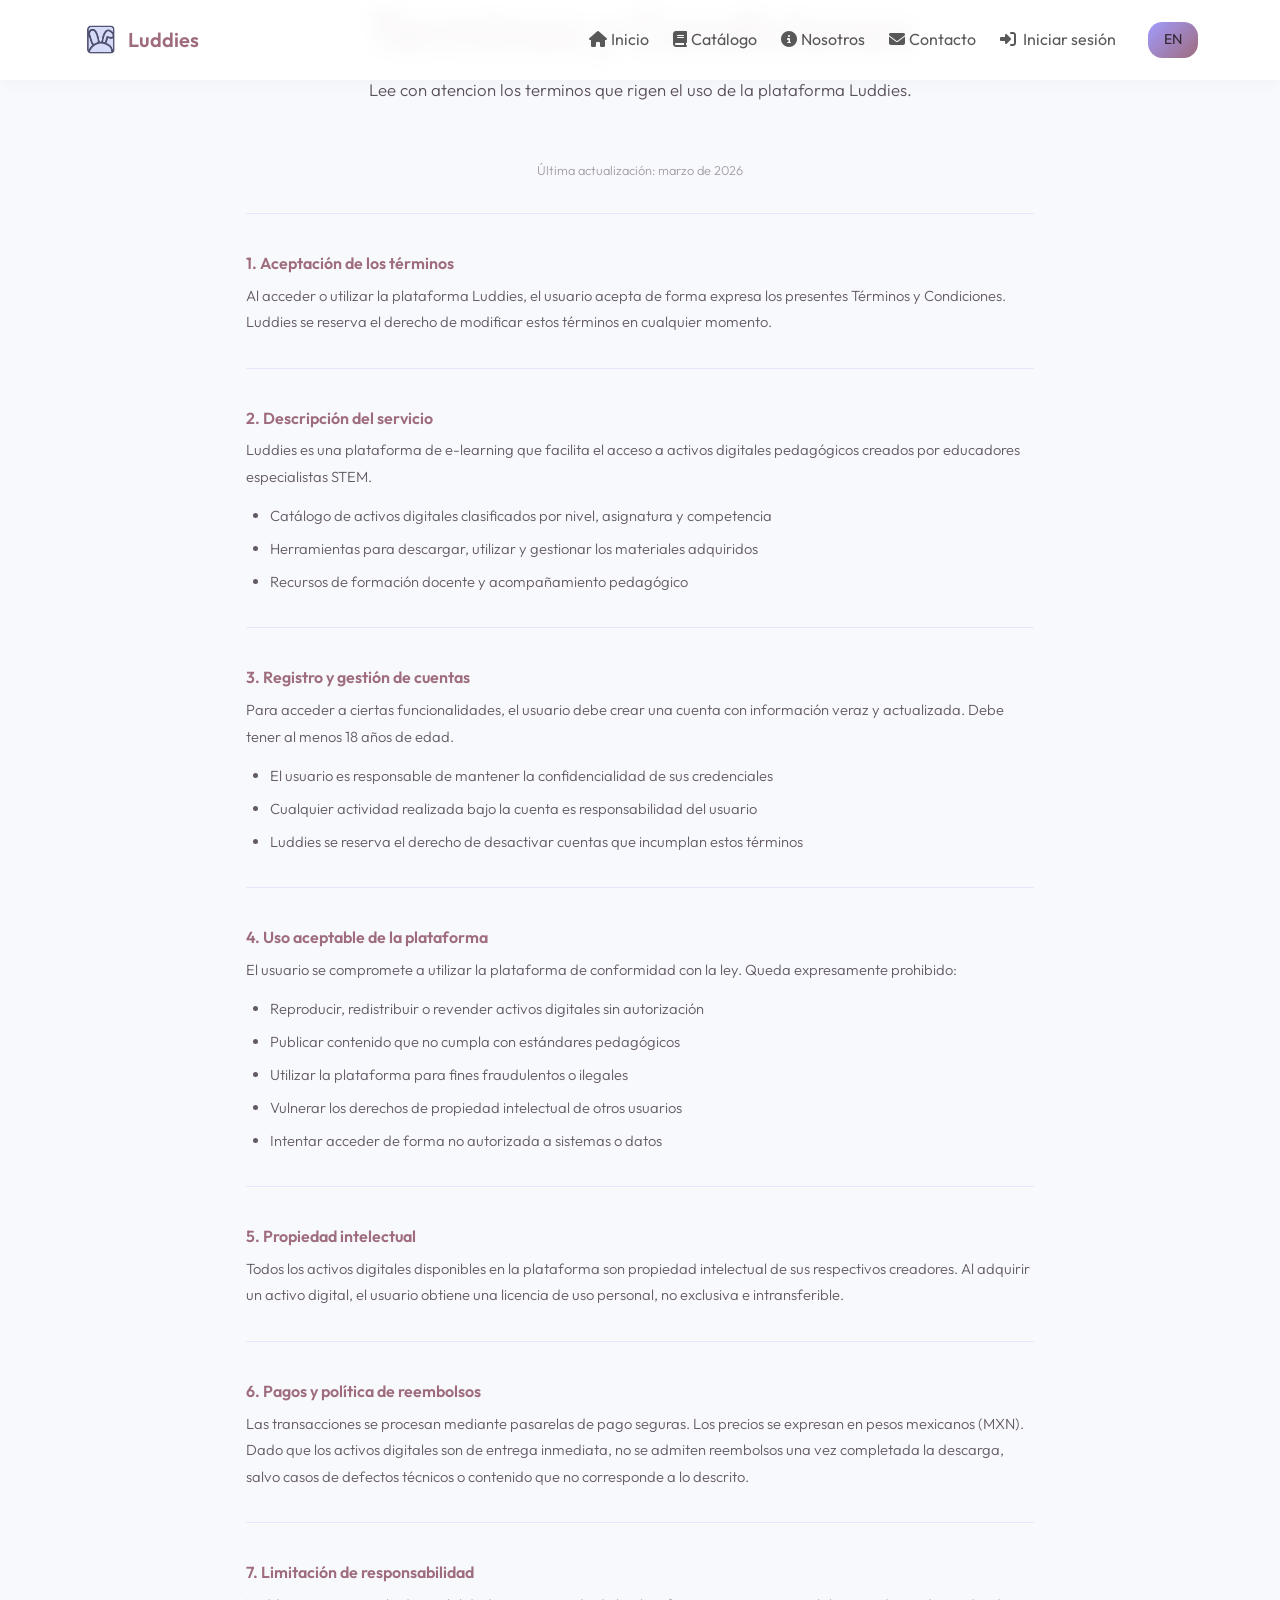
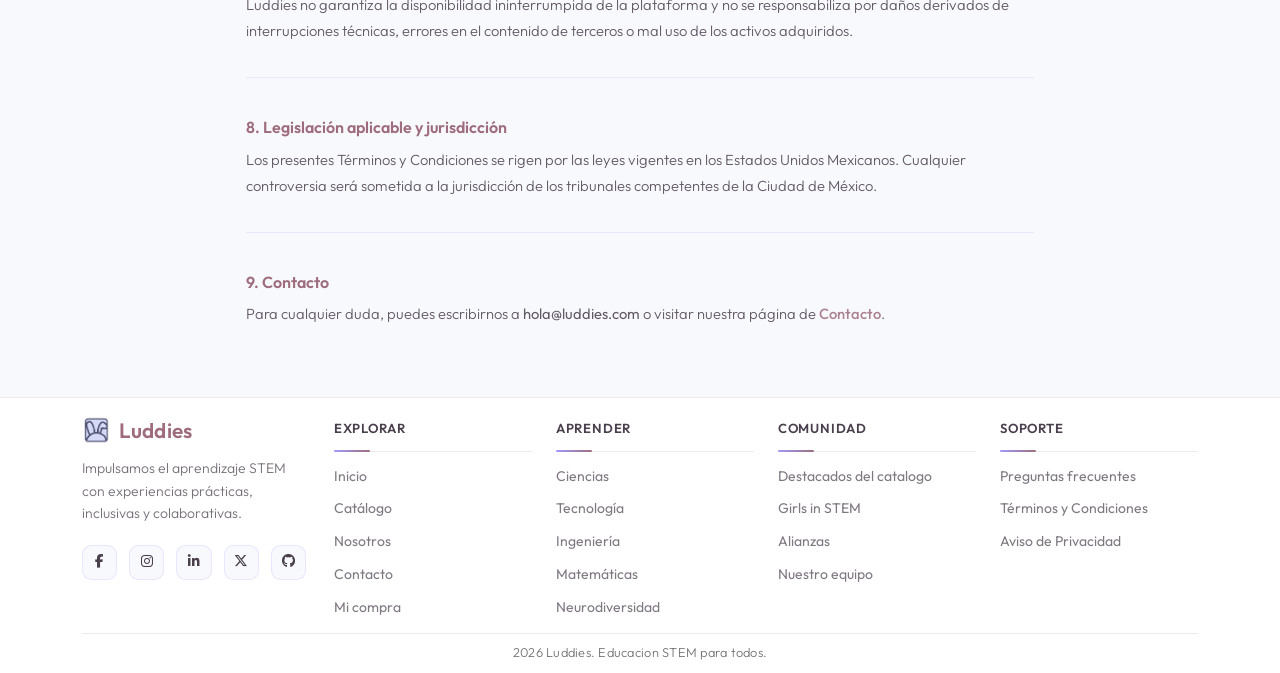
<file: client/html/terms.html>
<!DOCTYPE html>
<html lang="es">
<head>
    <meta charset="UTF-8">
    <meta name="viewport" content="width=device-width, initial-scale=1.0">
    <title>Terms | Luddies</title>
    <link rel="preconnect" href="https://fonts.googleapis.com">
    <link rel="preconnect" href="https://fonts.gstatic.com" crossorigin>
    <link href="https://fonts.googleapis.com/css2?family=Nunito+Sans:wght@300;400;600&display=swap" rel="stylesheet">
    <link href="https://cdn.jsdelivr.net/npm/bootstrap@5.3.3/dist/css/bootstrap.min.css" rel="stylesheet" integrity="sha384-QWTKZyjpPEjISv5WaRU9OFeRpok6YctnYmDr5pNlyT2bRjXh0JMhjY6hW+ALEwIH" crossorigin="anonymous">
    <link rel="stylesheet" href="https://cdnjs.cloudflare.com/ajax/libs/font-awesome/6.5.2/css/all.min.css">
    <link rel="stylesheet" href="../style/tokens.css">
    <link rel="stylesheet" href="../style/base.css">
    <link rel="stylesheet" href="../style/components.css">
    <link rel="stylesheet" href="../style/layout.css">
    <link rel="stylesheet" href="../style/pages/legal.css">
    <script src="../js/luddies-storage-keys.js"></script>
    <script src="../js/catalog-seed.js"></script>
    <script src="../js/auth.js"></script>
    <script src="../js/auth-guard.js"></script>
</head>
<body data-site-page="legal">

    <header id="site-header"></header>

    <main>
        <section class="hero-about">
            <div class="container">
                <div class="row justify-content-center">
                    <div class="col-12 col-lg-8 text-center fade-in">
                        <h1 class="hero-title mb-3" data-i18n="terms_hero_title"></h1>
                        <p class="hero-lead mx-auto mb-0" data-i18n="terms_hero_lead"></p>
                    </div>
                </div>
            </div>
        </section>

        <section class="page-section">
            <div class="container">
                <div class="legal-wrap">
                    <p class="legal-date" data-i18n="legal_last_updated"></p>
                    <div class="legal-divider"></div>

                    <div class="legal-body" data-i18n-html="terms_s1"></div>
                    <div class="legal-divider"></div>
                    <div class="legal-body" data-i18n-html="terms_s2"></div>
                    <div class="legal-divider"></div>
                    <div class="legal-body" data-i18n-html="terms_s3"></div>
                    <div class="legal-divider"></div>
                    <div class="legal-body" data-i18n-html="terms_s4"></div>
                    <div class="legal-divider"></div>
                    <div class="legal-body" data-i18n-html="terms_s5"></div>
                    <div class="legal-divider"></div>
                    <div class="legal-body" data-i18n-html="terms_s6"></div>
                    <div class="legal-divider"></div>
                    <div class="legal-body" data-i18n-html="terms_s7"></div>
                    <div class="legal-divider"></div>
                    <div class="legal-body" data-i18n-html="terms_s8"></div>
                    <div class="legal-divider"></div>
                    <div class="legal-body" data-i18n-html="terms_s9"></div>
                </div>
            </div>
        </section>
    </main>

    <footer id="site-footer" class="footer-lite"></footer>

    <script defer src="https://cdn.jsdelivr.net/npm/bootstrap@5.3.3/dist/js/bootstrap.bundle.min.js" integrity="sha384-YvpcrYf0tY3lHB60NNkmXc5s9fDVZLESaAA55NDzOxhy9GkcIdslK1eN7N6jIeHz" crossorigin="anonymous"></script>
    <script defer src="../js/legal-translations.js"></script>
    <script defer src="../js/i18n.js"></script>
    <script defer src="../js/layout.js"></script>
    <script defer src="../js/auth-ui.js"></script>
    <script defer src="../js/fade-in.js"></script>
</body>
</html>
</file>
<file: client/style/tokens.css>
:root {
    --primary-accent: #a29bfe;
    --secondary-accent: #9e6c7c;
    --bg-soft: #f8f9fd;
    --text-main: #4a3f4d;
    --soft-shadow: 0 15px 35px rgba(0, 0, 0, 0.06);

    --section-padding-y: 3.5rem;
    --section-padding-y-sm: 2.5rem;
    --section-padding-x: 0;
    --navbar-padding-y: 0.5rem;
    --card-padding: 1rem;
    --card-padding-lg: 1.25rem;
    --container-inline-padding: var(--bs-gutter-x, 0.75rem);

    /* Shared page background (hero, carousel band, contact main) */
    --luddies-bg-gradient: radial-gradient(circle at 100% 0%, rgba(162, 155, 254, 0.2), transparent 42%),
        radial-gradient(circle at 0% 100%, rgba(158, 108, 124, 0.16), transparent 38%);

    /* Primary / outline / submit / lang toggle */
    --luddies-btn-radius: 0.9rem;
}
</file>
<file: client/style/base.css>
@import url('https://fonts.googleapis.com/css2?family=Outfit:wght@100..900&display=swap');
* {
    box-sizing: border-box;
}

html {
    /* Anclas (#team, etc.) con barra fija + notch */
    scroll-padding-top: calc(6.25rem + env(safe-area-inset-top, 0px));
}

body {
    margin: 0;
    background-color: var(--bg-soft);
    color: var(--text-main);
    font-family: "Outfit", sans-serif;
    font-weight: 400;
    line-height: 1.6;
    overflow-x: hidden;
}

/* Barra siempre visible al hacer scroll (sticky fallaba con overflow-x en body) */
#site-header {
    position: fixed;
    top: 0;
    left: 0;
    right: 0;
    width: 100%;
    z-index: 1050;
}

main {
    overflow: visible !important;
    display: block;
}
</file>
<file: client/style/components.css>
.navbar-glass {
    background: rgba(255, 255, 255, 0.92) !important;
    backdrop-filter: blur(10px) !important;
    -webkit-backdrop-filter: blur(10px);
    box-shadow: 0 2px 15px rgba(0, 0, 0, 0.04);
    position: relative;
    width: 100%;
    transition: background 0.28s ease, box-shadow 0.28s ease, backdrop-filter 0.28s ease, padding 0.28s ease;
}

/* Al hacer scroll: más compacta y vidrio más tenue (se nota claro en móvil y escritorio) */
#site-header nav.navbar-glass.navbar-glass--scrolled {
    background: rgba(255, 255, 255, 0.7) !important;
    backdrop-filter: blur(16px) saturate(1.06) !important;
    -webkit-backdrop-filter: blur(16px) saturate(1.06);
    box-shadow: 0 6px 32px rgba(74, 63, 77, 0.1);
    --bs-navbar-padding-y: 0.3rem;
    padding-top: 0.3rem !important;
    padding-bottom: 0.3rem !important;
}

#site-header nav.navbar-glass.navbar-glass--scrolled .container.py-2 {
    padding-top: 0.35rem !important;
    padding-bottom: 0.35rem !important;
}

.brand-icon {
    color: var(--primary-accent);
}

.brand-name {
    color: var(--secondary-accent);
    font-weight: 600;
}

.logo-container {
    width: 38px;
    height: 38px;
    display: flex;
    align-items: center;
    justify-content: center;
}

.brand-logo-img {
    width: 90%;
    height: 90%;
    object-fit: contain;
}

.navbar-glass .navbar-nav .nav-link {
    border-radius: var(--luddies-btn-radius);
}

.nav-link-active {
    background: linear-gradient(135deg, #a29bfe, #9e6c7c);
    color: #2f2630 !important;
    border-radius: var(--luddies-btn-radius);
    padding: 0.55rem 0.95rem !important;
}

#lang-toggle {
   background: linear-gradient(135deg, #a29bfe, #9e6c7c);
    color: #2f2630 !important;
    border-radius: var(--luddies-btn-radius);
}

.hero-title {
    color: var(--secondary-accent);
    font-size: clamp(2rem, 4vw, 3.2rem);
    font-weight: 600;
    line-height: 1.2;
}

.hero-lead {
    font-size: 1.05rem;
    max-width: 640px;
    opacity: 0.9;
    font-weight: 300;
}

.hero-image-wrap img {
    width: 100%;
    max-height: 450px;
    object-fit: cover;
    border-radius: 2rem;
    box-shadow: var(--soft-shadow);
}

.section-title {
    font-weight: 600;
    color: var(--secondary-accent);
    margin-bottom: 1rem;
}

.section-subtitle {
    max-width: 680px;
    margin: 0 auto;
    opacity: 0.85;
    font-weight: 300;
}

.brand-card {
    background: #ffffff;
    border: 1px solid rgba(162, 155, 254, 0.15);
    border-radius: 1.5rem;
    box-shadow: var(--soft-shadow);
    transition: transform 0.25s ease, box-shadow 0.25s ease;
    display: flex !important;
    flex-direction: column !important;
    height: auto !important;
}

.brand-card:hover {
    transform: translateY(-8px);
    box-shadow: 0 22px 36px rgba(0, 0, 0, 0.1);
}

.pill-icon {
    width: 3.3rem;
    height: 3.3rem;
    border-radius: 1rem;
    display: inline-flex;
    align-items: center;
    justify-content: center;
    font-size: 1.25rem;
    background: linear-gradient(135deg, #a29bfe, #9e6c7c);
    color: #2f2630;
}

.team-photo {
    width: 100%;
    aspect-ratio: 1 / 1;
    object-fit: cover;
    border-top-left-radius: 1.5rem;
    border-top-right-radius: 1.5rem;
}

.gradient-cta {
    background: linear-gradient(135deg, #ece9ff, #f3dfe5);
    color: #2f2630;
    border-radius: 2rem;
    box-shadow: var(--soft-shadow);
}

/* Unified Luddies buttons */
.btn-luddies {
    font-family: "Nunito Sans", sans-serif;
    font-weight: 600;
    border: none;
    cursor: pointer;
    display: inline-flex;
    align-items: center;
    justify-content: center;
    gap: 0.5rem;
    text-decoration: none;
    transition: opacity 0.2s ease, transform 0.2s ease, filter 0.2s ease, background 0.2s ease, color 0.2s ease;
}

a.btn-luddies--primary {
    color: #2f2630;
}

a.btn-luddies--primary:hover {
    color: #2f2630;
}

.btn-luddies:focus-visible {
    outline: 2px solid var(--primary-accent);
    outline-offset: 2px;
}

.btn-luddies--primary {
    border-radius: var(--luddies-btn-radius);
    color: #2f2630;
    background: linear-gradient(135deg, #a29bfe, #9e6c7c);
    padding: 0.75rem 1.5rem;
    font-size: 1rem;
}

.btn-luddies--primary:hover {
    filter: brightness(1.05);
    color: #2f2630;
}

.btn-luddies--secondary,
.btn-brand {
    background: transparent;
    color: var(--secondary-accent);
    border: 2px solid var(--secondary-accent);
    border-radius: var(--luddies-btn-radius);
    padding: 0.55rem 1.25rem;
    font-size: 0.95rem;
    font-weight: 600;
    font-family: "Nunito Sans", sans-serif;
    cursor: pointer;
    display: inline-flex;
    align-items: center;
    justify-content: center;
    transition: transform 0.2s ease, filter 0.2s ease;
}

.btn-luddies--secondary:hover,
.btn-brand:hover {
    filter: brightness(0.98);
    transform: translateY(-1px);
    background: var(--secondary-accent);
    color: #ffffff;
}

.btn-luddies--outline {
    color: var(--secondary-accent);
    border: 2px solid var(--secondary-accent);
    background: transparent;
    border-radius: var(--luddies-btn-radius);
    padding: 0.35rem 0.9rem;
    font-size: 0.875rem;
}

.btn-luddies--outline:hover {
    background: var(--secondary-accent);
    color: #ffffff;
}

/* Navbar language toggle: same radius as primary/submit via --luddies-btn-radius */
.lang-toggle-btn.btn-sm {
    padding: 0.4rem 1rem;
    font-size: 0.875rem;
    font-weight: 600;
    line-height: 1.2;
    min-height: 2.25rem;
}

.btn-luddies--submit {
    border-radius: var(--luddies-btn-radius);
    color: #2f2630;
    background: linear-gradient(135deg, #a29bfe, #9e6c7c);
    padding: 0.75rem 1.5rem;
    font-size: 1rem;
    width: 50%;
    min-width: 12rem;
}

.btn-luddies--submit:hover:not(:disabled) {
    filter: brightness(1.05);
}

.btn-luddies--submit:disabled {
    opacity: 0.7;
    cursor: not-allowed;
}

/* Bootstrap .btn can override radius on #lang-toggle; submit has no .btn */
#lang-toggle.btn-luddies--outline,
#btnSubmit.btn-luddies--submit {
    border-radius: var(--luddies-btn-radius);
}

.btn-outline-brand {
    color: var(--secondary-accent);
    border: 2px solid var(--secondary-accent);
    background: transparent;
    font-weight: 600;
    transition: all 0.3s ease;
}

.btn-outline-brand:hover {
    background: var(--secondary-accent);
    color: #ffffff;
}

.btn-submit {
    width: 50%;
    justify-content: center;
    transition: opacity 0.2s ease, transform 0.2s ease;
}

.fade-in {
    opacity: 0;
    transform: translateY(22px);
    transition: opacity 0.7s ease, transform 0.7s ease;
}

.fade-in.active {
    opacity: 1;
    transform: translateY(0);
}

.socials a:hover {
    color: #4a3f4d;
}

@media (max-width: 767.98px) {
    .hero-title {
        font-size: 1.75rem;
    }

    .hero-lead {
        font-size: 0.95rem;
    }

    .pill-icon {
        width: 2.8rem;
        height: 2.8rem;
        font-size: 1.1rem;
    }
}

.lh-gotop-container {
  position: fixed;
  bottom: 30px;
  right: 30px;
  width: 55px;
  height: 55px;
  z-index: -1;
  opacity: 0;
  transition: opacity 0.3s ease, z-index 0.3s ease;
}

.lh-gotop-button {
  width: 100%;
  height: 100%;
  background: linear-gradient(135deg, #a29bfe, #9e6c7c);
  backdrop-filter: blur(10px);
  -webkit-backdrop-filter: blur(10px);
  border-radius: 50%;
  cursor: pointer;
  display: flex;
  justify-content: center;
  align-items: center;
  box-shadow: 0 4px 15px rgba(74, 63, 77, 0.15);
  transform: scale(0);
  transition: transform 0.3s cubic-bezier(0.175, 0.885, 0.32, 1.275), filter 0.2s ease;
}

.lh-gotop-button i {
  color: #2f2630;
  font-size: 1.25rem;
}

.lh-gotop-container.lh-show {
  z-index: 999;
  opacity: 1;
}

.lh-gotop-container.lh-show .lh-gotop-button {
  transform: scale(1);
}

.lh-gotop-button:hover {
  filter: brightness(1.05);
  transform: translateY(-5px) scale(1.05);
  box-shadow: 0 6px 20px rgba(74, 63, 77, 0.25);
}

.nav-popup-wrap {
    position: relative;
}

.nav-popup {
    position: absolute;
    top: calc(100% + 0.6rem);
    right: 0;
    left: auto;

    min-width: 13rem;
    padding: 1rem 1.1rem 1.1rem;
    border-radius: 1.1rem;

    background: rgba(255, 255, 255, 0.97);
    border: 1px solid rgba(162, 155, 254, 0.22);
    box-shadow:
        0 8px 32px rgba(74, 63, 77, 0.12),
        0 2px 8px rgba(162, 155, 254, 0.1);

    z-index: 1070;

    opacity: 0;
    pointer-events: none;
    transform: translateY(-6px);
    transition:
        opacity 0.22s ease,
        transform 0.22s ease;
}

.nav-popup::before {
    content: "";
    position: absolute;
    top: -6px;
    right: 1.1rem;
    width: 12px;
    height: 12px;
    background: #fff;
    border-left: 1px solid rgba(162, 155, 254, 0.22);
    border-top: 1px solid rgba(162, 155, 254, 0.22);
    transform: rotate(45deg);
    border-radius: 2px;
}

.nav-popup__hint {
    margin: 0 0 0.65rem;
    font-size: 0.82rem;
    font-weight: 400;
    color: var(--text-main);
    opacity: 0.8;
    line-height: 1.4;
    white-space: nowrap;
}

.nav-popup__cta.btn-luddies--primary {
    display: flex;
    width: 100%;
    padding: 0.55rem 1rem;
    font-size: 0.875rem;
    justify-content: center;
    text-decoration: none;
}

.nav-popup-wrap:hover .nav-popup,
.nav-popup-wrap:focus-within .nav-popup {
    opacity: 1;
    pointer-events: auto;
    transform: translateY(0);
}

.nav-popup:hover {
    opacity: 1;
    pointer-events: auto;
    transform: translateY(0);
}

@media (max-width: 991.98px) {
    .nav-popup {
        position: static;
        transform: none !important;
        opacity: 1 !important;
        pointer-events: auto !important;
        box-shadow: none;
        border: none;
        border-top: 1px solid rgba(162, 155, 254, 0.18);
        border-radius: 0;
        background: transparent;
        padding: 0.6rem 0.5rem 0.75rem;
        min-width: 0;
    }

    .nav-popup::before {
        display: none;
    }

    .nav-popup__hint {
        white-space: normal;
        font-size: 0.8rem;
        margin-bottom: 0.5rem;
    }

    .nav-popup__cta.btn-luddies--primary {
        width: auto;
        display: inline-flex;
        font-size: 0.82rem;
        padding: 0.45rem 1rem;
    }
}

.nav-popup-wrap {
    position: relative;
}

.nav-popup-wrap::after {
    content: "";
    position: absolute;
    top: 100%;
    left: 0;
    right: 0;
    height: 1.4rem;
    background: transparent;
}

.nav-popup {
    position: absolute;
    top: 100%;
    padding: 1.4rem 1.1rem 1.1rem; 
    right: 0;
    left: auto;

    min-width: 13rem;
    padding: 1rem 1.1rem 1.1rem;
    border-radius: 1.1rem;

    background: rgba(255, 255, 255, 0.97);
    border: 1px solid rgba(162, 155, 254, 0.22);
    box-shadow:
        0 8px 32px rgba(74, 63, 77, 0.12),
        0 2px 8px rgba(162, 155, 254, 0.1);

    z-index: 1070;

    opacity: 0;
    pointer-events: none;
    transform: translateY(-6px);
    transition:
        opacity 0.22s ease,
        transform 0.22s ease;
}

.nav-popup::before {
    content: "";
    position: absolute;
    top: -6px;
    right: 1.1rem;
    width: 12px;
    height: 12px;
    background: #fff;
    border-left: 1px solid rgba(162, 155, 254, 0.22);
    border-top: 1px solid rgba(162, 155, 254, 0.22);
    transform: rotate(45deg);
    border-radius: 2px;
}

.nav-popup__hint {
    margin: 0 0 0.65rem;
    font-size: 0.82rem;
    font-weight: 400;
    color: var(--text-main);
    opacity: 0.8;
    line-height: 1.4;
    white-space: nowrap;
}

.nav-popup__cta.btn-luddies--primary {
    display: flex;
    width: 100%;
    padding: 0.55rem 1rem;
    font-size: 0.875rem;
    justify-content: center;
    text-decoration: none;
}

.nav-popup-wrap:hover .nav-popup,
.nav-popup-wrap:focus-within .nav-popup {
    opacity: 1;
    pointer-events: auto;
    transform: translateY(0);
}

.nav-popup:hover {
    opacity: 1;
    pointer-events: auto;
    transform: translateY(0);
}

@media (max-width: 991.98px) {
    .nav-popup {
        position: static;
        transform: none !important;
        opacity: 1 !important;
        pointer-events: auto !important;
        box-shadow: none;
        border: none;
        border-top: 1px solid rgba(162, 155, 254, 0.18);
        border-radius: 0;
        background: transparent;
        padding: 0.6rem 0.5rem 0.75rem;
        min-width: 0;
    }

    .nav-popup::before {
        display: none;
    }

    .nav-popup__hint {
        white-space: normal;
        font-size: 0.8rem;
        margin-bottom: 0.5rem;
    }

    .nav-popup__cta.btn-luddies--primary {
        width: auto;
        display: inline-flex;
        font-size: 0.82rem;
        padding: 0.45rem 1rem;
    }
}
</file>
<file: client/style/layout.css>
.page-section {
    padding: var(--section-padding-y) var(--section-padding-x);
}

.footer-lite {
    background: #ffffff;
    color: var(--text-main);
    padding: 1rem 0 0;
    border-top: 1px solid rgba(158, 108, 124, 0.15);
}

.footer-grid {
    display: grid;
    grid-template-columns: minmax(11rem, 1.15fr) repeat(4, minmax(0, 1fr));
    gap: 1.35rem 1.5rem;
    align-items: start;
    padding-top: 0;
    padding-bottom: 0.85rem;
}

/* Misma altura de fila que el icono + marca, alineada con “Explorar” / borde superior del footer */
.footer-brand-link {
    text-decoration: none;
    min-height: 1.85rem;
    margin-bottom: 0.65rem;
}

.footer-brand-icon {
    display: flex;
    align-items: center;
    justify-content: center;
    width: 1.8rem;
    height: 1.8rem;
}

.footer-brand-icon img {
    width: 100%;
    height: 100%;
    object-fit: contain;
}

.footer-brand-name {
    color: var(--secondary-accent);
    font-weight: 600;
    font-size: 1.3rem;
    letter-spacing: 0.01em;
}

.footer-desc {
    font-size: 0.875rem;
    color: var(--text-main);
    opacity: 0.75;
    line-height: 1.6;
    margin-bottom: 1.25rem;
    max-width: min(100%, 26rem);
    font-weight: 300;
}

.footer-nav-col {
    min-width: 0;
}

/* Encabezados de sección: ancho completo; primera fila alineada con logo + nombre */
.footer-col-title {
    font-size: 0.82rem;
    font-weight: 600;
    color: var(--text-main);
    letter-spacing: 0.06em;
    text-transform: uppercase;
    margin: 0 0 0.65rem;
    padding: 0 0 0.5rem;
    width: 100%;
    position: relative;
    border-bottom: 1px solid rgba(158, 108, 124, 0.14);
    display: flex;
    align-items: center;
    min-height: 1.85rem;
    box-sizing: content-box;
}

.footer-col-title::after {
    content: "";
    position: absolute;
    bottom: -1px;
    left: 0;
    width: 2.25rem;
    height: 2px;
    background: linear-gradient(135deg, #a29bfe, #9e6c7c);
    border-radius: 2px;
}

.footer-nav-list {
    list-style: none;
    padding: 0;
    margin: 0;
    display: flex;
    flex-direction: column;
    gap: 0.45rem;
    align-items: flex-start;
}

.footer-nav-list .footer-nav-link {
    padding-left: 0;
}

.footer-nav-list .footer-nav-link:hover,
.footer-nav-list .footer-nav-link:focus-visible {
    padding-left: 0.3rem;
}

.footer-socials {
    display: flex;
    gap: 0.75rem;
    flex-wrap: wrap;
    margin-top: 0.15rem;
}

.footer-social-link {
    width: 2.2rem;
    height: 2.2rem;
    border-radius: 0.6rem;
    background: var(--bg-soft);
    color: var(--text-main);
    display: inline-flex;
    align-items: center;
    justify-content: center;
    font-size: 0.85rem;
    text-decoration: none;
    border: 1px solid rgba(162, 155, 254, 0.2);
    transition: background 0.2s ease, color 0.2s ease, transform 0.2s ease;
}

.footer-social-link:hover,
.footer-social-link:focus-visible {
    background: linear-gradient(135deg, #a29bfe, #9e6c7c);
    color: #2f2630;
    transform: translateY(-2px);
}

.footer-nav-link {
    color: var(--text-main);
    opacity: 0.7;
    text-decoration: none;
    font-size: 0.875rem;
    display: inline-block;
    transition: color 0.2s ease, opacity 0.2s ease, padding-left 0.2s ease;
}

.footer-nav-link:hover,
.footer-nav-link:focus-visible {
    color: var(--secondary-accent);
    opacity: 1;
    padding-left: 0.3rem;
}

.footer-divider {
    height: 1px;
    background: rgba(158, 108, 124, 0.15);
}

.footer-bottom {
    display: flex;
    align-items: center;
    justify-content: center;
    padding: 0.5rem 0 0.65rem;
}

.footer-copy {
    font-size: 0.8rem;
    color: #000;
    opacity: 0.55;
    margin: 0;
    font-weight: 300;
    text-align: center;
    letter-spacing: 0.02em;
}

@media (max-width: 1199.98px) {
    .hero-about {
        /* Encabezado fijo: dejar más aire bajo la barra */
        padding-top: 5.75rem;
    }

    .footer-grid {
        grid-template-columns: repeat(2, minmax(0, 1fr));
        gap: 1.25rem 1.5rem;
    }

    .footer-brand-col {
        grid-column: 1 / -1;
        padding-bottom: 0.35rem;
        border-bottom: 1px solid rgba(158, 108, 124, 0.12);
    }
}

@media (max-width: 991.98px) {
    .footer-grid {
        gap: 1.25rem 1.25rem;
    }
}

@media (max-width: 767.98px) {
    .page-section {
        padding-top: var(--section-padding-y-sm);
        padding-bottom: var(--section-padding-y-sm);
    }

    .hero-about {
        /* Móvil: barra fija + toggler; safe-area en notch */
        padding-top: calc(6.25rem + env(safe-area-inset-top, 0px));
        padding-bottom: var(--section-padding-y-sm);
    }

    .footer-nav-col {
        text-align: center;
    }

    .footer-col-title {
        justify-content: center;
        text-align: center;
        width: 100%;
    }

    .footer-col-title::after {
        left: 50%;
        transform: translateX(-50%);
    }

    .footer-nav-list {
        align-items: center;
    }
}

@media (max-width: 575.98px) {
    .footer-grid {
        grid-template-columns: 1fr;
        gap: 1rem;
    }

    .footer-brand-col {
        text-align: center;
    }

    .footer-brand-link {
        justify-content: center;
    }

    .footer-desc {
        margin-left: auto;
        margin-right: auto;
    }

    .footer-socials {
        justify-content: center;
    }

    .gradient-cta {
        padding: 2rem 1.5rem;
    }
}
</file>
<file: client/style/pages/admin.css>
/* ═══ Admin page (shell, hero, tables, tabs, product modal / catalog form) ═══ */

.page-admin {
    padding-top: calc(4.5rem + env(safe-area-inset-top, 0px));
}

.page-admin .hero-about.admin-hero {
    padding: 7.5rem 0 var(--section-padding-y);
}

.page-admin .admin-hero .admin-hero-eyebrow {
    display: inline-flex;
    align-items: center;
    gap: 0.5rem;
    font-size: 0.78rem;
    font-weight: 600;
    letter-spacing: 0.1em;
    text-transform: uppercase;
    color: var(--secondary-accent);
    background: rgba(158, 108, 124, 0.1);
    border: 1px solid rgba(158, 108, 124, 0.2);
    border-radius: 2rem;
    padding: 0.35rem 0.9rem;
}

.page-admin .admin-hero .hero-lead {
    max-width: 38rem;
    font-weight: 400;
}

.page-admin .admin-hero .admin-hero-desc {
    max-width: 40rem;
    font-size: 0.98rem;
    line-height: 1.65;
    font-weight: 300;
    color: var(--text-main);
    opacity: 0.88;
}

@media (max-width: 767.98px) {
    .page-admin .hero-about.admin-hero {
        padding-top: calc(6.25rem + env(safe-area-inset-top, 0px));
        padding-bottom: var(--section-padding-y-sm);
    }
}

/* Tabs */
.page-admin .admin-tabs-nav {
    flex-wrap: wrap;
}

.page-admin .admin-tabs-nav .nav-link {
    border-radius: var(--luddies-btn-radius);
    font-weight: 600;
    font-size: 0.9rem;
    padding: 0.5rem 1.15rem;
    color: var(--secondary-accent);
    border: 2px solid rgba(158, 108, 124, 0.35);
    background: rgba(255, 255, 255, 0.55);
    transition: background 0.2s ease, color 0.2s ease, border-color 0.2s ease, box-shadow 0.2s ease;
}

.page-admin .admin-tabs-nav .nav-link:hover:not(.active) {
    background: rgba(255, 255, 255, 0.55);
    border-color: rgba(158, 108, 124, 0.35);
}

.page-admin .admin-tabs-nav .nav-link.active {
    color: #2f2630;
    border: none;
    padding: calc(0.5rem + 2px) calc(1.15rem + 2px);
    background: linear-gradient(135deg, #a29bfe, #9e6c7c);
    box-shadow: 0 6px 20px rgba(162, 155, 254, 0.35);
}

.page-admin .admin-tabs-nav .nav-link.active:hover {
    color: #2f2630;
    filter: none;
}

/* Toolbar & tables */
.page-admin .admin-toolbar {
    display: flex;
    flex-wrap: wrap;
    gap: 0.75rem;
    align-items: center;
    justify-content: space-between;
    margin-bottom: 1rem;
}

.page-admin .admin-toolbar .btn-luddies--primary {
    border-radius: var(--luddies-btn-radius);
}

.page-admin .admin-toolbar__actions {
    display: flex;
    flex-wrap: wrap;
    align-items: center;
    gap: 0.65rem;
}

.page-admin .admin-sort-label {
    font-family: "Outfit", sans-serif;
    font-size: 0.82rem;
    font-weight: 500;
    color: var(--secondary-accent);
    letter-spacing: 0.02em;
    margin: 0;
}

.page-admin .admin-sort-select {
    appearance: none;
    -webkit-appearance: none;
    font-family: "Outfit", sans-serif;
    font-size: 0.88rem;
    color: var(--text-main);
    background-color: #fff;
    background-image: url("data:image/svg+xml;utf8,<svg xmlns='http://www.w3.org/2000/svg' viewBox='0 0 12 8'><path fill='%239e6c7c' d='M6 7.2 0 1.2 1.4 0 6 4.6 10.6 0 12 1.2z'/></svg>");
    background-repeat: no-repeat;
    background-position: right 0.85rem center;
    background-size: 0.7rem;
    border: 1px solid rgba(162, 155, 254, 0.35);
    border-radius: var(--luddies-btn-radius);
    padding: 0.5rem 2.1rem 0.5rem 0.95rem;
    cursor: pointer;
    transition: border-color 0.18s ease, box-shadow 0.18s ease;
}

.page-admin .admin-sort-select:hover,
.page-admin .admin-sort-select:focus {
    outline: none;
    border-color: var(--secondary-accent);
    box-shadow: 0 0 0 3px rgba(158, 108, 124, 0.18);
}

@media (max-width: 575.98px) {
    .page-admin .admin-toolbar__actions {
        width: 100%;
        justify-content: flex-start;
    }
    .page-admin .admin-sort-select {
        flex: 1 1 auto;
        min-width: 0;
    }
}

.page-admin .table-responsive {
    border-radius: 2rem;
    border: 1px solid rgba(162, 155, 254, 0.2);
    background: #fff;
    overflow: hidden;
    box-shadow: 0 4px 28px rgba(74, 63, 77, 0.07);
}

.page-admin .admin-table-head {
    background: rgba(162, 155, 254, 0.12);
}

.page-admin #product-form-modal .modal-body .form-floating {
    margin-bottom: 0.75rem;
}

/* Row actions: products (edit + delete) & users (delete) */
.page-admin .admin-table-actions {
    display: inline-flex;
    align-items: center;
    gap: 0.45rem;
}

.page-admin .admin-table-action {
    display: inline-flex;
    align-items: center;
    justify-content: center;
    min-height: 2.125rem;
    line-height: 1.2;
    border-radius: var(--luddies-btn-radius);
    transition: filter 0.2s ease, background 0.15s ease, border-color 0.15s ease, color 0.15s ease, box-shadow 0.2s ease;
}

.page-admin .admin-table-action--edit {
    gap: 0.45rem;
    padding: 0.4rem 0.85rem;
    font-weight: 600;
    font-size: 0.8125rem;
    color: #2f2630;
    border: none;
    background: linear-gradient(135deg, #a29bfe, #9e6c7c);
    box-shadow: 0 2px 10px rgba(162, 155, 254, 0.35);
}

.page-admin .admin-table-action--edit:hover {
    filter: brightness(1.06);
    color: #2f2630;
}

.page-admin .admin-table-action--edit i {
    font-size: 0.72rem;
    opacity: 0.95;
}

.page-admin .admin-table-action--delete {
    width: 2.125rem;
    min-width: 2.125rem;
    padding: 0;
    flex-shrink: 0;
    border: 2px solid rgba(158, 108, 124, 0.38);
    background: rgba(255, 255, 255, 0.95);
    color: var(--secondary-accent);
}

.page-admin .admin-table-action--delete:hover {
    background: rgba(158, 108, 124, 0.1);
    border-color: var(--secondary-accent);
    color: #6d4550;
}

.page-admin .admin-table-action--delete i {
    font-size: 0.82rem;
}

.page-admin .admin-table-action--delete:focus-visible {
    outline: 2px solid var(--primary-accent);
    outline-offset: 2px;
}

.page-admin .admin-table-action--edit:focus-visible {
    outline: 2px solid var(--primary-accent);
    outline-offset: 2px;
}

/* ─── Product modal: catalog form layout ─── */

.page-admin .admin-layout {
    display: grid;
    grid-template-columns: 1fr 360px;
    gap: 2rem;
    align-items: start;
}

@media (max-width: 991.98px) {
    .page-admin .admin-layout {
        grid-template-columns: 1fr;
    }

    .page-admin .admin-sticky {
        position: static !important;
    }
}

.page-admin .admin-sticky {
    position: sticky;
    top: 5.5rem;
}

.page-admin .admin-form-card {
    background: #ffffff;
    border: 1px solid rgba(162, 155, 254, 0.15);
    border-radius: 1.5rem;
    box-shadow: var(--soft-shadow);
    padding: 2rem 2rem 2.25rem;
}

.page-admin .admin-section-label {
    display: flex;
    align-items: center;
    gap: 0.6rem;
    font-size: 0.72rem;
    font-weight: 700;
    letter-spacing: 0.12em;
    text-transform: uppercase;
    color: var(--secondary-accent);
    margin-bottom: 1.4rem;
}

.page-admin .admin-section-label::after {
    content: "";
    flex: 1;
    height: 1px;
    background: rgba(158, 108, 124, 0.15);
}

.page-admin .field-group {
    margin-bottom: 1.25rem;
}

.page-admin .field-label {
    display: block;
    font-size: 0.8rem;
    font-weight: 600;
    color: var(--text-main);
    margin-bottom: 0.4rem;
    letter-spacing: 0.02em;
}

.page-admin .field-label .req {
    color: var(--secondary-accent);
    margin-left: 2px;
}

.page-admin .field-input,
.page-admin .field-textarea {
    width: 100%;
    background: var(--bg-soft);
    border: 1.5px solid rgba(162, 155, 254, 0.25);
    border-radius: var(--luddies-btn-radius);
    color: var(--text-main);
    font-family: "Nunito Sans", sans-serif;
    font-size: 0.92rem;
    padding: 0.65rem 1rem;
    outline: none;
    transition: border-color 0.2s, box-shadow 0.2s;
}

.page-admin .field-input:focus,
.page-admin .field-textarea:focus {
    border-color: var(--primary-accent);
    box-shadow: 0 0 0 3px rgba(162, 155, 254, 0.18);
    background: #fff;
}

.page-admin .field-input::placeholder,
.page-admin .field-textarea::placeholder {
    color: rgba(74, 63, 77, 0.38);
    font-weight: 300;
}

.page-admin .field-textarea {
    resize: vertical;
    min-height: 90px;
}

.page-admin .field-hint {
    font-size: 0.75rem;
    color: var(--text-main);
    opacity: 0.55;
    margin-top: 0.3rem;
    font-weight: 300;
}

.page-admin .field-row {
    display: grid;
    grid-template-columns: 1fr 1fr;
    gap: 1rem;
}

@media (max-width: 575.98px) {
    .page-admin .field-row {
        grid-template-columns: 1fr;
    }
}

.page-admin .img-preview-strip {
    margin-top: 0.6rem;
    height: 110px;
    border-radius: var(--luddies-btn-radius);
    border: 1.5px dashed rgba(162, 155, 254, 0.35);
    overflow: hidden;
    background: var(--bg-soft);
    display: flex;
    align-items: center;
    justify-content: center;
    transition: border-color 0.2s;
}

.page-admin .img-preview-strip.has-img {
    border-style: solid;
    border-color: var(--primary-accent);
}

.page-admin .img-preview-strip.has-img .img-preview-placeholder {
    display: none;
}

.page-admin .img-preview-strip img {
    width: 100%;
    height: 100%;
    object-fit: cover;
    display: none;
}

.page-admin .img-preview-strip img.visible {
    display: block;
}

.page-admin .img-preview-placeholder {
    text-align: center;
    color: var(--text-main);
    opacity: 0.35;
    font-size: 0.78rem;
    line-height: 1.6;
}

.page-admin .img-preview-placeholder i {
    font-size: 1.5rem;
    display: block;
    margin-bottom: 0.3rem;
}

.page-admin .cat-grid {
    display: flex;
    flex-wrap: wrap;
    gap: 0.5rem;
}

.page-admin .cat-chip {
    display: inline-flex;
    align-items: center;
    gap: 0.4rem;
    background: var(--bg-soft);
    border: 1.5px solid rgba(162, 155, 254, 0.25);
    border-radius: 2rem;
    padding: 0.35rem 0.85rem;
    font-size: 0.8rem;
    font-weight: 600;
    color: var(--text-main);
    cursor: pointer;
    transition: border-color 0.18s, background 0.18s, color 0.18s;
    user-select: none;
}

.page-admin .cat-chip input[type="checkbox"] {
    display: none;
}

.page-admin .cat-chip .dot {
    width: 7px;
    height: 7px;
    border-radius: 50%;
    border: 2px solid rgba(74, 63, 77, 0.3);
    transition: background 0.15s, border-color 0.15s;
    flex-shrink: 0;
}

.page-admin .cat-chip.checked {
    border-color: var(--primary-accent);
    background: rgba(162, 155, 254, 0.12);
    color: var(--secondary-accent);
}

.page-admin .cat-chip.checked .dot {
    background: var(--primary-accent);
    border-color: var(--primary-accent);
}

.page-admin .preview-card {
    background: #ffffff;
    border: 1px solid rgba(162, 155, 254, 0.15);
    border-radius: 1.5rem;
    box-shadow: var(--soft-shadow);
    overflow: hidden;
    transition: transform 0.25s ease, box-shadow 0.25s ease;
}

.page-admin .preview-card:hover {
    transform: translateY(-4px);
    box-shadow: 0 22px 36px rgba(0, 0, 0, 0.09);
}

.page-admin .preview-card__img {
    width: 100%;
    height: 180px;
    object-fit: cover;
    background: var(--bg-soft);
    display: flex;
    align-items: center;
    justify-content: center;
    color: rgba(74, 63, 77, 0.25);
    font-size: 2rem;
    background-size: cover;
    background-position: center;
}

.page-admin .preview-card__img.has-bg > i {
    display: none;
}

.page-admin .preview-card__body {
    padding: 1.1rem 1.25rem 1.35rem;
}

.page-admin .preview-card__meta {
    font-size: 0.72rem;
    font-weight: 600;
    letter-spacing: 0.07em;
    text-transform: uppercase;
    color: var(--secondary-accent);
    margin-bottom: 0.3rem;
}

.page-admin .preview-card__title {
    font-size: 0.98rem;
    font-weight: 600;
    color: var(--text-main);
    margin-bottom: 0.35rem;
    line-height: 1.35;
}

.page-admin .preview-card__desc {
    font-size: 0.82rem;
    color: var(--text-main);
    opacity: 0.7;
    margin-bottom: 0.6rem;
    font-weight: 300;
    line-height: 1.5;
}

.page-admin .preview-card__price {
    font-size: 0.9rem;
    font-weight: 600;
    color: var(--secondary-accent);
    margin-bottom: 0.75rem;
}

.page-admin .preview-card__cats {
    display: flex;
    flex-wrap: wrap;
    gap: 0.3rem;
    margin-bottom: 0.9rem;
}

.page-admin .preview-card__cat-tag {
    font-size: 0.68rem;
    font-weight: 600;
    background: rgba(162, 155, 254, 0.13);
    color: var(--secondary-accent);
    border-radius: 2rem;
    padding: 0.18rem 0.6rem;
    letter-spacing: 0.04em;
}

.page-admin .preview-card__actions {
    display: flex;
    gap: 0.5rem;
}

.page-admin .divider-soft {
    height: 1px;
    background: rgba(162, 155, 254, 0.12);
    margin: 1.5rem 0;
}

/* Optional: saved list + toast (catalog-admin standalone) */
.page-admin .saved-card {
    background: #ffffff;
    border: 1px solid rgba(162, 155, 254, 0.15);
    border-radius: 1.25rem;
    box-shadow: var(--soft-shadow);
    padding: 1.1rem 1.25rem;
}

.page-admin .product-item {
    display: flex;
    align-items: center;
    gap: 0.85rem;
    padding: 0.75rem 0;
    border-bottom: 1px solid rgba(162, 155, 254, 0.1);
}

.page-admin .product-item:last-child {
    border-bottom: none;
}

.page-admin .product-item__img {
    width: 48px;
    height: 48px;
    object-fit: cover;
    border-radius: 0.75rem;
    background: var(--bg-soft);
    flex-shrink: 0;
    border: 1px solid rgba(162, 155, 254, 0.15);
}

.page-admin .product-item__info {
    flex: 1;
    min-width: 0;
}

.page-admin .product-item__title {
    font-size: 0.85rem;
    font-weight: 600;
    color: var(--text-main);
    white-space: nowrap;
    overflow: hidden;
    text-overflow: ellipsis;
}

.page-admin .product-item__meta {
    font-size: 0.72rem;
    color: var(--text-main);
    opacity: 0.55;
    margin-top: 0.1rem;
    font-weight: 300;
}

.page-admin .product-item__del {
    background: none;
    border: 1.5px solid rgba(158, 108, 124, 0.25);
    color: var(--secondary-accent);
    border-radius: 0.6rem;
    width: 30px;
    height: 30px;
    display: flex;
    align-items: center;
    justify-content: center;
    cursor: pointer;
    font-size: 0.72rem;
    transition: background 0.15s, border-color 0.15s;
    flex-shrink: 0;
}

.page-admin .product-item__del:hover {
    background: rgba(158, 108, 124, 0.1);
    border-color: var(--secondary-accent);
}

.page-admin .empty-state {
    text-align: center;
    color: var(--text-main);
    opacity: 0.4;
    font-size: 0.82rem;
    padding: 1.5rem 1rem;
    font-weight: 300;
}

.page-admin .empty-state i {
    font-size: 1.6rem;
    display: block;
    margin-bottom: 0.5rem;
}

.page-admin .saved-count-badge {
    display: inline-flex;
    align-items: center;
    justify-content: center;
    min-width: 1.4rem;
    height: 1.4rem;
    background: linear-gradient(135deg, #a29bfe, #9e6c7c);
    color: #2f2630;
    border-radius: 2rem;
    font-size: 0.7rem;
    font-weight: 700;
    padding: 0 0.4rem;
}

.page-admin .admin-toast {
    position: fixed;
    bottom: 2rem;
    right: 2rem;
    background: #ffffff;
    border: 1px solid rgba(162, 155, 254, 0.3);
    border-left: 4px solid var(--primary-accent);
    border-radius: 1rem;
    padding: 0.9rem 1.2rem;
    font-size: 0.85rem;
    font-weight: 600;
    color: var(--text-main);
    display: flex;
    align-items: center;
    gap: 0.6rem;
    box-shadow: 0 12px 32px rgba(74, 63, 77, 0.12);
    transform: translateY(120%);
    opacity: 0;
    transition: transform 0.35s cubic-bezier(0.34, 1.56, 0.64, 1), opacity 0.3s;
    z-index: 9999;
    max-width: 320px;
}

.page-admin .admin-toast.show {
    transform: translateY(0);
    opacity: 1;
}

.page-admin .admin-toast.is-error {
    border-left-color: var(--secondary-accent);
}

.page-admin .admin-toast__icon {
    font-size: 1rem;
    color: var(--primary-accent);
    flex-shrink: 0;
}

.page-admin .admin-toast.is-error .admin-toast__icon {
    color: var(--secondary-accent);
}

.page-admin .admin-form-card .section-title {
    font-size: 1.1rem;
    margin-bottom: 0;
}

#product-form-modal .modal-dialog {
    max-width: 1080px;
}

#product-form-modal .admin-sticky {
    top: 1rem;
}

#product-form-modal .admin-form-card {
    padding: 1.25rem 1.35rem 1.5rem;
}

.page-admin .table > thead > tr > th,
.page-admin .table > tbody > tr > td {
    padding-top: 0.85rem;
    padding-bottom: 0.85rem;
    padding-left: 1rem;
    padding-right: 1rem;
}

.page-admin .table > thead > tr > th:first-child,
.page-admin .table > tbody > tr > td:first-child {
    padding-left: 2rem;
}

.page-admin .table > thead f> tr > th:last-child,
.page-admin .table > tbody > tr > td:last-child {
    padding-right: 2rem;
}

/* Anchos fijos para evitar que las columnas salten al paginar */
.page-admin #admin-products-tbody ~ * ,
.page-admin .table {
    table-layout: fixed;
}

.page-admin .admin-table-head tr th:nth-child(1),
.page-admin #admin-products-tbody tr td:nth-child(1) {
    width: 100px;
}

.page-admin .admin-table-head tr th:nth-child(3),
.page-admin #admin-products-tbody tr td:nth-child(3) {
    width: 300px;
}

.page-admin .admin-table-head tr th:nth-child(4),
.page-admin #admin-products-tbody tr td:nth-child(4) {
    width: 160px;
}

.page-admin #admin-products-tbody tr td:nth-child(2) {
    overflow: hidden;
    text-overflow: ellipsis;
    white-space: nowrap;
}

/* ─── Tipografía del thead (alineada a hero-title y admin-section-label) ─── */
.page-admin .admin-table-head th {
    font-size: 0.85rem;
    font-weight: 700;
    letter-spacing: 0.1em;
    text-transform: uppercase;
    color: var(--secondary-accent);
    white-space: nowrap;
}

/* ─── Titular del toolbar (h2) ─── */
.page-admin .admin-toolbar h2 {
    color: var(--secondary-accent);
    font-weight: 600;
    font-size: 1rem;
    letter-spacing: 0.01em;
}

/* ─── Paginación de productos ─── */
.admin-pagination-wrap {
    display: flex;
    align-items: center;
    justify-content: center;
    gap: 0.4rem;
    padding: 1rem 1.25rem 0.85rem;
    border-top: 1px solid rgba(162, 155, 254, 0.15);
}

.admin-pagination-wrap:empty {
    display: none;
}

.admin-pagination-btn {
    display: inline-flex;
    align-items: center;
    justify-content: center;
    min-width: 2.125rem;
    height: 2.125rem;
    padding: 0 0.5rem;
    border-radius: var(--luddies-btn-radius);
    font-family: "Outfit", sans-serif;
    font-size: 0.82rem;
    font-weight: 600;
    cursor: pointer;
    border: 2px solid rgba(158, 108, 124, 0.35);
    background: rgba(255, 255, 255, 0.95);
    color: var(--secondary-accent);
    transition: background 0.18s ease, color 0.18s ease, border-color 0.18s ease, box-shadow 0.18s ease;
    line-height: 1;
}

.admin-pagination-btn:hover:not(:disabled) {
    background: rgba(158, 108, 124, 0.08);
    border-color: var(--secondary-accent);
}

.admin-pagination-btn.active {
    background: linear-gradient(135deg, #a29bfe, #9e6c7c);
    border-color: transparent;
    color: #2f2630;
    box-shadow: 0 4px 14px rgba(162, 155, 254, 0.35);
}

.admin-pagination-btn:disabled {
    opacity: 0.38;
    cursor: not-allowed;
}

.admin-pagination-ellipsis {
    font-size: 0.82rem;
    color: var(--secondary-accent);
    opacity: 0.5;
    padding: 0 0.2rem;
    user-select: none;
}

.page-admin .admin-pagination-btn.active {
    background: linear-gradient(135deg, #a29bfe, #9e6c7c);
    border: none;
    color: #2f2630;
}

@media (max-width: 767.98px) {
    .page-admin .table-responsive {
        font-size: 0.78rem;
    }
    .page-admin .table > thead > tr > th,
    .page-admin .table > tbody > tr > td {
        padding-left: 0.5rem;
        padding-right: 0.5rem;
        white-space: normal;
        word-break: break-word;
    }
    .page-admin .table > thead > tr > th:first-child,
    .page-admin .table > tbody > tr > td:first-child {
        padding-left: 0.75rem;
    }
    .page-admin .admin-table-head tr th:nth-child(1),
    .page-admin #admin-products-tbody tr td:nth-child(1) { width: 70px; }
    .page-admin .admin-table-head tr th:nth-child(3),
    .page-admin #admin-products-tbody tr td:nth-child(3) { width: auto; }
    .page-admin .admin-table-head tr th:nth-child(4),
    .page-admin #admin-products-tbody tr td:nth-child(4) { width: 120px; }
    .page-admin .admin-table-action--edit span { display: none; }
    .page-admin .admin-table-action--edit { padding: 0.4rem 0.55rem; }
}
</file>
<file: client/style/pages/contact.css>
/**
 * Filter catalog grid by data-catalog-cats.
 * Supports multiple .catalog-filter-root (desktop sidebar + mobile offcanvas).
 * Supports multi-select: clicking a filter toggles it on/off.
 * Clicking "all" clears all active filters and shows everything.
 */
.page-contact {
    background: var(--luddies-bg-gradient);
    background-color: var(--bg-soft);
    background-attachment: fixed;
}

.page-contact .contact-main {
    min-height: 60vh;
}

.page-contact .contact-hero {
    background: transparent;
    padding-top: 6rem;
    padding-bottom: 1.25rem;
}

.page-contact .contact-body-section {
    padding-top: 0;
}

.contact-unified-card {
    background: #ffffff;
    border: 1.5px solid rgba(162, 155, 254, 0.18);
    border-radius: 2rem;
    box-shadow: 0 4px 28px rgba(74, 63, 77, 0.07);
    overflow: hidden;
}

.contact-form-col {
    padding: 2.75rem 3rem;
    border-right: 1.5px solid rgba(162, 155, 254, 0.18);
}

.contact-form-header {
    margin-bottom: 1.75rem;
    padding-bottom: 1.25rem;
    border-bottom: 1px solid rgba(162, 155, 254, 0.2);
}

.contact-form-intro {
    font-size: 0.95rem;
    opacity: 0.88;
    line-height: 1.6;
    font-weight: 300;
    max-width: 36rem;
}

.contact-form-section {
    margin-bottom: 1.75rem;
}

.contact-form-section--message {
    margin-bottom: 0;
    padding-top: 0.5rem;
    border-top: 1px solid rgba(162, 155, 254, 0.15);
}

.contact-section-heading {
    font-size: 0.72rem;
    font-weight: 700;
    letter-spacing: 0.12em;
    text-transform: uppercase;
    color: var(--secondary-accent);
    margin-bottom: 1rem;
    opacity: 0.95;
}

.contact-side-col {
    display: flex;
    flex-direction: column;
    justify-content: flex-start;
}

.contact-side-col__inner {
    padding: 2.75rem 2.75rem;
    display: flex;
    flex-direction: column;
    height: 100%;
}

.contact-side-col__inner .info-card-title {
    font-size: 1.35rem;
    font-weight: 600;
    color: var(--secondary-accent);
    margin-bottom: 0.2rem;
}

.contact-side-col__inner .info-card-copy {
    font-size: 0.84rem;
    color: var(--text-main);
    opacity: 0.65;
    font-weight: 300;
    margin-bottom: 1.75rem;
}

.contact-side-socials {
    margin-top: 1.75rem;
    padding-top: 1.5rem;
    border-top: 1px solid rgba(162, 155, 254, 0.15);
}

.contact-side-socials__label {
    font-size: 0.79rem;
    font-weight: 600;
    color: var(--text-main);
    letter-spacing: 0.02em;
    margin-bottom: 0.75rem;
}

.form-control-luddies--message {
    min-height: 9rem;
    resize: vertical;
}

.success-banner {
    display: none;
    flex-direction: column;
    align-items: center;
    text-align: center;
    gap: 1rem;
    padding: 2rem 1rem;
    margin-bottom: 1.5rem;
}

.success-banner.visible {
    display: flex !important;
}

.success-icon {
    width: 3rem;
    height: 3rem;
    border-radius: 50%;
    background: linear-gradient(135deg, #a29bfe, #9e6c7c);
    position: relative;
}

.success-icon::after {
    content: "";
    position: absolute;
    left: 50%;
    top: 45%;
    width: 0.5rem;
    height: 1rem;
    border: solid #2f2630;
    border-width: 0 3px 3px 0;
    transform: translate(-50%, -50%) rotate(45deg);
}

.form-label-luddies {
    display: flex;
    align-items: center;
    gap: 0.4rem;
    font-weight: 600;
    color: var(--text-main);
    margin-bottom: 0.35rem;
    font-size: 0.9rem;
}

.form-control-luddies {
    border: 1px solid rgba(162, 155, 254, 0.35);
    border-radius: 0.75rem;
    padding: 0.65rem 1rem;
    font-family: "Nunito Sans", sans-serif;
    font-size: 0.95rem;
    background: #fff;
    transition: border-color 0.2s ease, box-shadow 0.2s ease;
}

.form-control-luddies:focus {
    outline: none;
    border-color: var(--primary-accent);
    box-shadow: 0 0 0 3px rgba(162, 155, 254, 0.2);
}

.form-control-luddies.is-invalid {
    border-color: #dc3545;
}

.form-control-luddies.is-valid {
    border-color: #198754;
}

.error-msg {
    display: none;
    align-items: flex-start;
    gap: 0.35rem;
    color: #dc3545;
    font-size: 0.8rem;
    margin-top: 0.35rem;
    margin-bottom: 0;
}

.error-msg.visible {
    display: flex;
}

.char-counter {
    font-size: 0.75rem;
    opacity: 0.65;
    text-align: right;
    margin-top: 0.25rem;
    margin-bottom: 0;
}

.char-counter.near-limit {
    color: #856404;
    font-weight: 600;
}

.info-item {
    display: flex;
    gap: 1rem;
    align-items: flex-start;
    margin-bottom: 1.25rem;
}

.info-item .pill-icon {
    flex-shrink: 0;
}

.info-text {
    display: flex;
    flex-direction: column;
    gap: 0.15rem;
}

.info-text strong {
    color: var(--secondary-accent);
    font-size: 0.9rem;
}

.info-text span {
    font-size: 0.875rem;
    opacity: 0.85;
}

.btn-submit.loading .btn-text {
    opacity: 0.5;
}

.btn-submit.loading .spinner-btn {
    display: inline-block;
    width: 1rem;
    height: 1rem;
    border: 2px solid rgba(47, 38, 48, 0.25);
    border-top-color: #2f2630;
    border-radius: 50%;
    animation: luddies-spin 0.7s linear infinite;
}

.spinner-btn {
    display: none;
}

@keyframes luddies-spin {
    to {
        transform: rotate(360deg);
    }
}

@media (max-width: 767.98px) {
    .page-contact .contact-hero {
        padding-top: calc(6.25rem + env(safe-area-inset-top, 0px));
    }

    .contact-form-col {
        padding: 1.75rem 1.25rem;
    }

    .contact-side-col__inner {
        padding: 1.75rem 1.25rem;
    }
}

@media (max-width: 991.98px) {
    .contact-form-col {
        border-right: none;
        border-bottom: 1.5px solid rgba(162, 155, 254, 0.18);
        padding: 2rem;
    }

    .contact-side-col__inner {
        padding: 2rem;
    }
}

@media (max-width: 575.98px) {
    .btn-submit,
    .btn-luddies--submit {
        width: 100%;
    }

    .contact-unified-card {
        border-radius: 1.25rem;
    }
}
</file>
<file: client/style/pages/checkout.css>
html {
    height: 100%;
}

body.page-checkout {
    min-height: 100%;
    display: flex;
    flex-direction: column;
}

.page-checkout #site-footer {
    flex-shrink: 0;
}

.page-checkout main {
    flex: 1 1 auto;
    display: flex;
    flex-direction: column;
    min-height: 0;
}

.page-checkout #checkout-body.page-section {
    flex: 1 1 auto;
    display: flex;
    flex-direction: column;
}

.page-checkout .checkout-body-inner {
    flex: 1 1 auto;
    display: flex;
    flex-direction: column;
}

.page-checkout .checkout-empty:not([hidden]) {
    flex: 1 1 auto;
    display: flex;
    flex-direction: column;
    justify-content: center;
    align-items: center;
    min-height: min(52vh, 28rem);
}

.page-checkout .checkout-flow:not([hidden]) {
    flex: 1 1 auto;
}

.page-checkout .checkout-hero {
    padding-top: 6rem;
    padding-bottom: 1.5rem;
    flex-shrink: 0;
}

@media (max-width: 767.98px) {
    .page-checkout .checkout-hero {
        padding-top: calc(6.25rem + env(safe-area-inset-top, 0px));
    }
}

.page-checkout #checkout-body.page-section {
    padding-top: 2rem;
}

@media (min-width: 992px) {
    .page-checkout #checkout-body.page-section {
        padding-top: 2.5rem;
    }
}

.checkout-empty {
    text-align: center;
    padding: 2.5rem 1.25rem;
    width: 100%;
    max-width: 36rem;
    margin: 0 auto;
    background: #fff;
    border: 1px solid rgba(162, 155, 254, 0.18);
    border-radius: 1.5rem;
    box-shadow: var(--soft-shadow);
}

.checkout-empty__icon {
    width: 3.5rem;
    height: 3.5rem;
    margin: 0 auto 1.25rem;
    border-radius: 1rem;
    display: flex;
    align-items: center;
    justify-content: center;
    font-size: 1.35rem;
    background: linear-gradient(135deg, rgba(162, 155, 254, 0.35), rgba(158, 108, 124, 0.25));
    color: var(--secondary-accent);
}

.checkout-empty p {
    max-width: 26rem;
    margin: 0 auto 1.5rem;
    opacity: 0.88;
    font-weight: 300;
    line-height: 1.65;
}

.checkout-flow[hidden] {
    display: none !important;
}

.checkout-panel {
    background: #ffffff;
    border: 1px solid rgba(162, 155, 254, 0.18);
    border-radius: 1.5rem;
    box-shadow: var(--soft-shadow);
    padding: 1.65rem 1.5rem 1.85rem;
    height: 100%;
}

@media (min-width: 992px) {
    .checkout-panel--cart {
        position: sticky;
        top: 5.75rem;
        align-self: flex-start;
    }
}

.checkout-panel__title {
    font-size: 0.72rem;
    font-weight: 700;
    letter-spacing: 0.1em;
    text-transform: uppercase;
    color: var(--secondary-accent);
    margin: 0 0 1.15rem;
    padding-bottom: 0.85rem;
    border-bottom: 1px solid rgba(158, 108, 124, 0.12);
}

.checkout-cart-meta {
    font-size: 0.82rem;
    font-weight: 600;
    color: var(--text-main);
    opacity: 0.85;
    margin-bottom: 1rem;
}

.checkout-lines {
    list-style: none;
    margin: 0;
    padding: 0;
    display: flex;
    flex-direction: column;
    gap: 0.85rem;
}

.checkout-line {
    display: flex;
    align-items: flex-start;
    justify-content: space-between;
    gap: 0.75rem;
    padding: 0.85rem 0.95rem;
    background: var(--bg-soft);
    border-radius: 1rem;
    border: 1px solid rgba(162, 155, 254, 0.1);
}

.checkout-line__body {
    flex: 1 1 auto;
    min-width: 0;
}

.checkout-line__title {
    font-size: 0.92rem;
    font-weight: 600;
    color: var(--text-main);
    line-height: 1.4;
    margin: 0 0 0.25rem;
}

.checkout-line__price {
    font-size: 0.82rem;
    font-weight: 600;
    color: var(--secondary-accent);
    margin: 0;
}

.checkout-line__remove {
    flex: 0 0 auto;
    font-size: 0.75rem;
    font-weight: 700;
    letter-spacing: 0.04em;
    text-transform: uppercase;
    padding: 0.35rem 0.65rem;
    border-radius: 0.65rem;
    border: 1px solid rgba(158, 108, 124, 0.35);
    background: #fff;
    color: var(--secondary-accent);
    cursor: pointer;
    transition: background 0.2s ease, border-color 0.2s ease;
}

.checkout-line__remove:hover,
.checkout-line__remove:focus-visible {
    border-color: var(--secondary-accent);
    background: rgba(158, 108, 124, 0.06);
    outline: none;
}

.checkout-cart-total {
    display: flex;
    align-items: baseline;
    justify-content: space-between;
    gap: 1rem;
    flex-wrap: wrap;
    margin-top: 1rem;
    padding-top: 1rem;
    border-top: 1px solid rgba(162, 155, 254, 0.18);
}

.checkout-cart-total__label {
    font-size: 0.78rem;
    font-weight: 700;
    letter-spacing: 0.06em;
    text-transform: uppercase;
    color: var(--secondary-accent);
}

.checkout-cart-total__value {
    font-size: 1.15rem;
    font-weight: 700;
    color: var(--text-main);
    letter-spacing: 0.02em;
}

.checkout-note {
    font-size: 0.8rem;
    font-weight: 300;
    opacity: 0.82;
    line-height: 1.55;
    margin: 1.15rem 0 0;
    padding-top: 1rem;
    border-top: 1px solid rgba(162, 155, 254, 0.12);
}

.checkout-email-help {
    font-size: 0.8rem;
    font-weight: 300;
    opacity: 0.82;
    line-height: 1.55;
    margin-top: 0.5rem;
    color: var(--text-main);
}

.checkout-disclaimer {
    font-size: 0.78rem;
    font-weight: 300;
    opacity: 0.8;
    line-height: 1.55;
    margin: 1.25rem 0 0;
}

.checkout-actions {
    margin-top: 1.5rem;
    display: flex;
    flex-wrap: wrap;
    gap: 0.75rem;
    align-items: center;
}

.checkout-actions .btn-luddies {
    min-width: 11rem;
}

.checkout-payment .mb-0:last-of-type {
    margin-bottom: 0 !important;
}
</file>
<file: client/style/pages/auth.css>
/* Login / register — same tokens as the rest of the site */
.page-auth {
    min-height: 100vh;
    display: flex;
    flex-direction: column;
    background: var(--luddies-bg-gradient);
}

.page-auth__hero {
    padding: clamp(2rem, 5vw, 3.5rem) 0 1.5rem;
}

.page-auth__card {
    max-width: 440px;
    margin: 0 auto 3rem;
    background: #fff;
    border-radius: 16px;
    box-shadow: 0 12px 40px rgba(74, 63, 77, 0.08);
    border: 1px solid rgba(162, 155, 254, 0.2);
    padding: clamp(1.5rem, 4vw, 2.25rem);
    position: relative;
}

.page-auth__brand {
    text-align: center;
    margin-bottom: 1.5rem;
}

.page-auth__brand-link {
    display: inline-block;
    text-decoration: none;
    color: inherit;
    border-radius: 0.85rem;
    transition: opacity 0.2s ease, transform 0.15s ease;
}

.page-auth__brand-link:hover {
    opacity: 0.9;
}

.page-auth__brand-link:focus-visible {
    outline: 2px solid var(--primary-accent, #a29bfe);
    outline-offset: 4px;
}

.page-auth__brand-link:hover img,
.page-auth__brand-link:focus-visible img {
    transform: scale(1.04);
}

.page-auth__brand img {
    width: 56px;
    height: 56px;
    object-fit: contain;
    display: block;
    transition: transform 0.15s ease;
}

.page-auth__title {
    color: var(--secondary-accent, #2f2630);
    font-weight: 600;
    font-size: 1.35rem;
    text-align: center;
    margin-bottom: 0.5rem;
}

.page-auth__lead {
    text-align: center;
    color: #5c5460;
    font-size: 0.95rem;
    margin-bottom: 1.25rem;
}

.page-auth__footer {
    text-align: center;
    font-size: 0.9rem;
    color: #6b6370;
    margin-top: 1.25rem;
}

.page-auth__footer a {
    color: var(--primary-accent, #a29bfe);
    font-weight: 600;
}

.page-auth--no-nav .navbar-glass {
    display: none;
}
</file>
<file: client/style/pages/payment.css>
.page-pago {
    background: var(--luddies-bg-gradient);
    background-color: var(--bg-soft);
    background-attachment: fixed;
}

.page-pago .pago-hero {
    background: transparent;
    padding-top: 6rem;
    padding-bottom: 1.25rem;
}

.page-pago .pago-hero .hero-title,
.page-pago .pago-hero .hero-lead {
    color: inherit;
}

.payment-body-section {
    padding-top: 0;
    padding-bottom: 2.5rem;
}

.payment-unified-card {
    background: #ffffff;
    border: 1.5px solid rgba(162, 155, 254, 0.18);
    border-radius: 2rem;
    box-shadow: 0 4px 28px rgba(74, 63, 77, 0.07);
    overflow: hidden;
}

.payment-form-col {
    padding: 2.75rem 3rem;
    border-right: 1.5px solid rgba(162, 155, 254, 0.18);
}

.payment-side-col__inner {
    padding: 2.75rem 2.75rem;
}

.payment-form-header {
    margin-bottom: 1.75rem;
    padding-bottom: 1.25rem;
    border-bottom: 1px solid rgba(162, 155, 254, 0.2);
}

.payment-form-header .section-title,
.payment-side-col .section-title {
    color: var(--secondary-accent);
}

.payment-form-intro,
.info-card-copy {
    color: var(--text-main);
    opacity: 0.82;
    line-height: 1.6;
    font-weight: 300;
}

.payment-total-box {
    width: 100%;
    padding: 0.9rem 1rem 0.8rem;
    background: #ffffff;
    border-radius: 1rem;
    border: 1.5px solid rgba(162, 155, 254, 0.28);
}

.payment-total-box__head {
    display: flex;
    align-items: baseline;
    justify-content: space-between;
    gap: 1rem;
}

.payment-total-label {
    font-size: 0.74rem;
    font-weight: 700;
    letter-spacing: 0.11em;
    text-transform: uppercase;
    color: var(--secondary-accent);
}

.payment-total-amount {
    margin: 0;
    color: var(--secondary-accent);
    font-weight: 700;
    font-size: 1.45rem;
    line-height: 1.1;
    text-align: right;
    white-space: nowrap;
}

.payment-total-note {
    margin-top: 0.5rem;
    color: var(--text-main);
    opacity: 0.7;
    font-size: 0.84rem;
}

.pago-stub-email-label {
    font-size: 0.72rem;
    font-weight: 700;
    letter-spacing: 0.08em;
    text-transform: uppercase;
    color: var(--secondary-accent);
}

.pago-stub-email-value {
    font-size: 1rem;
    font-weight: 600;
    color: var(--text-main);
    word-break: break-word;
}

.payment-field-help {
    margin-top: 0.4rem;
    font-size: 0.8rem;
    color: var(--text-main);
    opacity: 0.65;
}

/* Heredado de contact: labels + inputs lila redondeados */
.page-pago .form-label-luddies {
    display: flex;
    align-items: center;
    gap: 0.4rem;
    font-weight: 600;
    color: var(--text-main);
    margin-bottom: 0.35rem;
    font-size: 0.9rem;
}

.page-pago .form-control-luddies {
    border: 1px solid rgba(162, 155, 254, 0.35);
    border-radius: 0.75rem;
    padding: 0.65rem 1rem;
    font-family: "Nunito Sans", sans-serif;
    font-size: 0.95rem;
    background: #fff;
    transition: border-color 0.2s ease, box-shadow 0.2s ease;
}

.page-pago .form-control-luddies:focus {
    outline: none;
    border-color: var(--primary-accent);
    box-shadow: 0 0 0 3px rgba(162, 155, 254, 0.2);
}

.payment-alert {
    border-radius: 1rem;
    padding: 0.9rem 1rem 0.9rem 1.1rem;
    margin-bottom: 1rem;
    font-size: 0.92rem;
    line-height: 1.35;
}

.payment-alert--danger {
    position: relative;
    padding-left: 2.35rem;
    background: rgba(255, 255, 255, 0.98);
    border: 1px solid rgba(162, 155, 254, 0.35);
    color: var(--text-main);
    box-shadow: 0 12px 40px rgba(74, 63, 77, 0.14), 0 2px 12px rgba(162, 155, 254, 0.12);
}

.payment-alert--danger::before {
    content: "\f05a";
    font-family: "Font Awesome 6 Free";
    font-weight: 900;
    position: absolute;
    left: 0.95rem;
    top: 0.9rem;
    color: var(--secondary-accent);
    font-size: 1rem;
    line-height: 1;
}

.info-item + .info-item {
    margin-top: 1.15rem;
}

.payment-side-col .pill-icon {
    background: rgba(162, 155, 254, 0.18);
    color: var(--secondary-accent);
}

.payment-side-col .info-text strong {
    color: var(--secondary-accent);
}

.payment-side-col .info-text span {
    color: var(--text-main);
    opacity: 0.85;
}

.payment-success-icon {
    font-size: 4rem;
    color: #63e6be;
}

.payment-confirmation-ref {
    font-size: 0.95rem;
    color: var(--text-main);
    opacity: 0.84;
}

#btn-simulate-pay.loading {
    position: relative;
    color: transparent !important;
    pointer-events: none;
}

#btn-simulate-pay.loading::after {
    content: "";
    position: absolute;
    width: 1.2rem;
    height: 1.2rem;
    top: calc(50% - 0.6rem);
    left: calc(50% - 0.6rem);
    border: 2px solid #2f2630;
    border-top-color: transparent;
    border-radius: 50%;
    animation: spin-payment 0.8s linear infinite;
}

@media (max-width: 991.98px) {
    .payment-form-col {
        border-right: none;
        border-bottom: 1.5px solid rgba(162, 155, 254, 0.18);
        padding: 2rem;
    }

    .payment-side-col__inner {
        padding: 2rem;
    }
}

@media (max-width: 767.98px) {
    .page-pago .pago-hero {
        padding-top: calc(6.25rem + env(safe-area-inset-top, 0px));
    }

    .payment-form-col,
    .payment-side-col__inner {
        padding: 1.75rem 1.25rem;
    }

    .payment-total-box__head {
        align-items: flex-start;
        flex-direction: column;
        gap: 0.35rem;
    }

    .payment-total-amount {
        text-align: left;
    }
}

@keyframes spin-payment {
    to {
        transform: rotate(360deg);
    }
}
</file>
<file: client/style/pages/legal.css>
.legal-wrap {
    max-width: 820px;
    margin: 0 auto;
    padding: 0 1rem;
}

.legal-section-title {
    font-size: 1rem;
    font-weight: 600;
    color: var(--secondary-accent);
    margin-top: 2.5rem;
    margin-bottom: 0.6rem;
}

.legal-body p {
    font-size: 0.92rem;
    font-weight: 300;
    line-height: 1.8;
    opacity: 0.85;
    margin-bottom: 0.8rem;
}

.legal-body ul {
    font-size: 0.92rem;
    font-weight: 300;
    line-height: 1.8;
    opacity: 0.85;
    padding-left: 1.5rem;
    margin-bottom: 0.8rem;
}

.legal-body ul li {
    margin-bottom: 0.4rem;
}

.legal-date {
    font-size: 0.8rem;
    opacity: 0.5;
    font-weight: 300;
    margin-bottom: 2rem;
    text-align: center;
}

.legal-divider {
    height: 1px;
    background: rgba(162, 155, 254, 0.2);
    margin: 2rem 0;
}

.legal-body a {
    color: var(--secondary-accent);
    text-decoration: none;
    font-weight: 500;
    transition: opacity 0.2s ease;
}

.legal-body a:hover {
    opacity: 0.8;
    text-decoration: underline;
}

@media (max-width: 991.98px) {
    .legal-wrap {
        padding: 0 1.5rem;
    }
}

@media (max-width: 767.98px) {
    .legal-section-title {
        font-size: 0.95rem;
        margin-top: 2rem;
    }

    .legal-body p,
    .legal-body ul {
        font-size: 0.875rem;
    }
}

@media (max-width: 575.98px) {
    .legal-wrap {
        padding: 0 1rem;
    }
}
</file>
